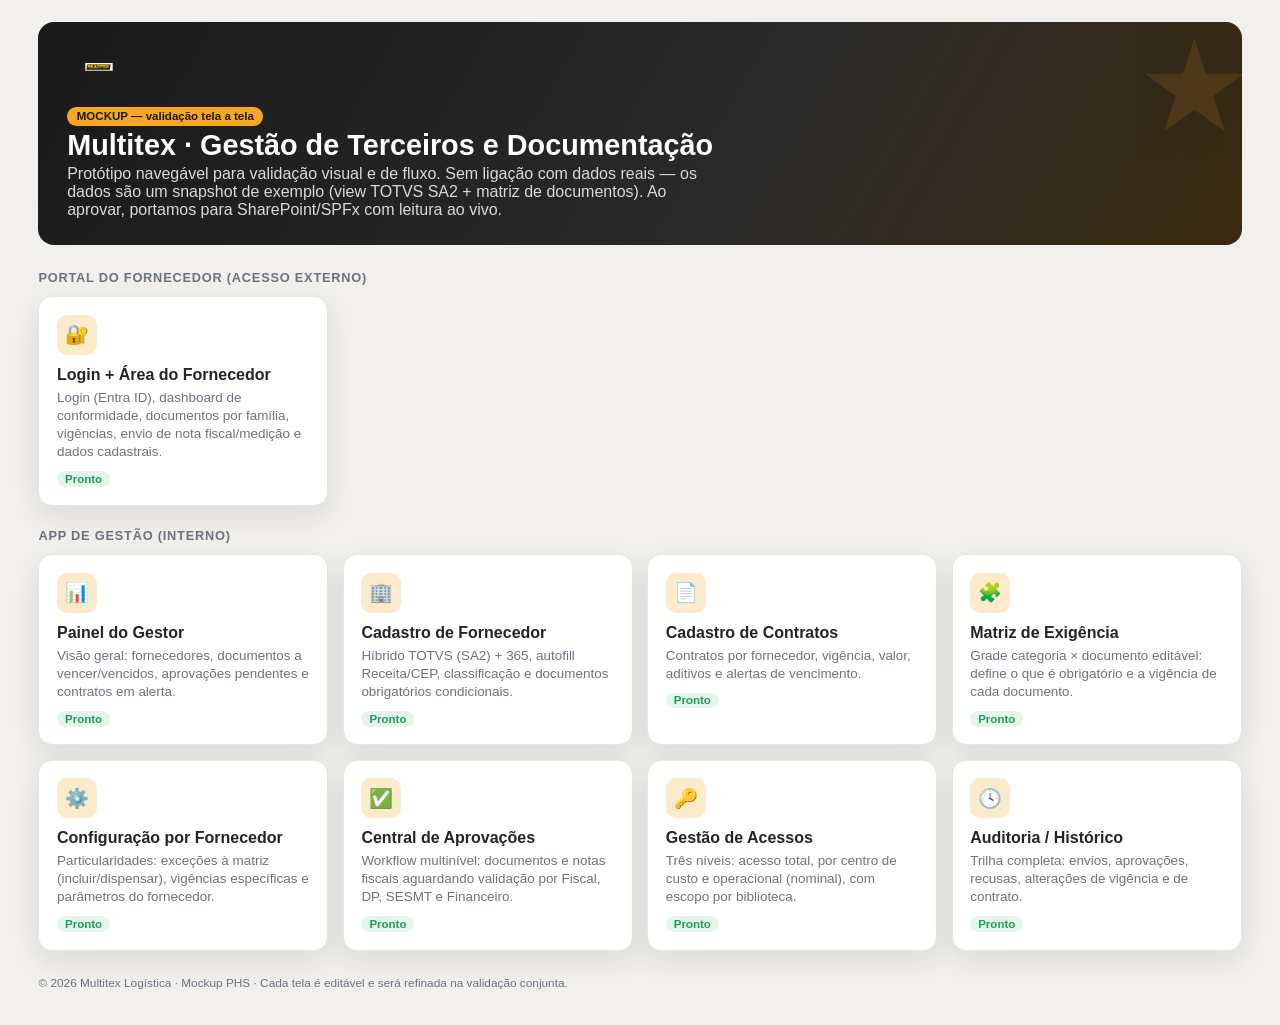
<file: index.html>
<!DOCTYPE html>
<html lang="pt-BR">
<head>
  <meta charset="UTF-8">
  <meta http-equiv="refresh" content="0; url=prototipo/hub.html">
  <title>Multitex — Portal do Fornecedor (Mockup)</title>
  <link rel="canonical" href="prototipo/hub.html">
</head>
<body style="font-family:system-ui,Arial,sans-serif;padding:2rem">
  <p>Redirecionando para o <a href="prototipo/hub.html">mockup do Portal do Fornecedor Multitex</a>…</p>
</body>
</html>
</file>
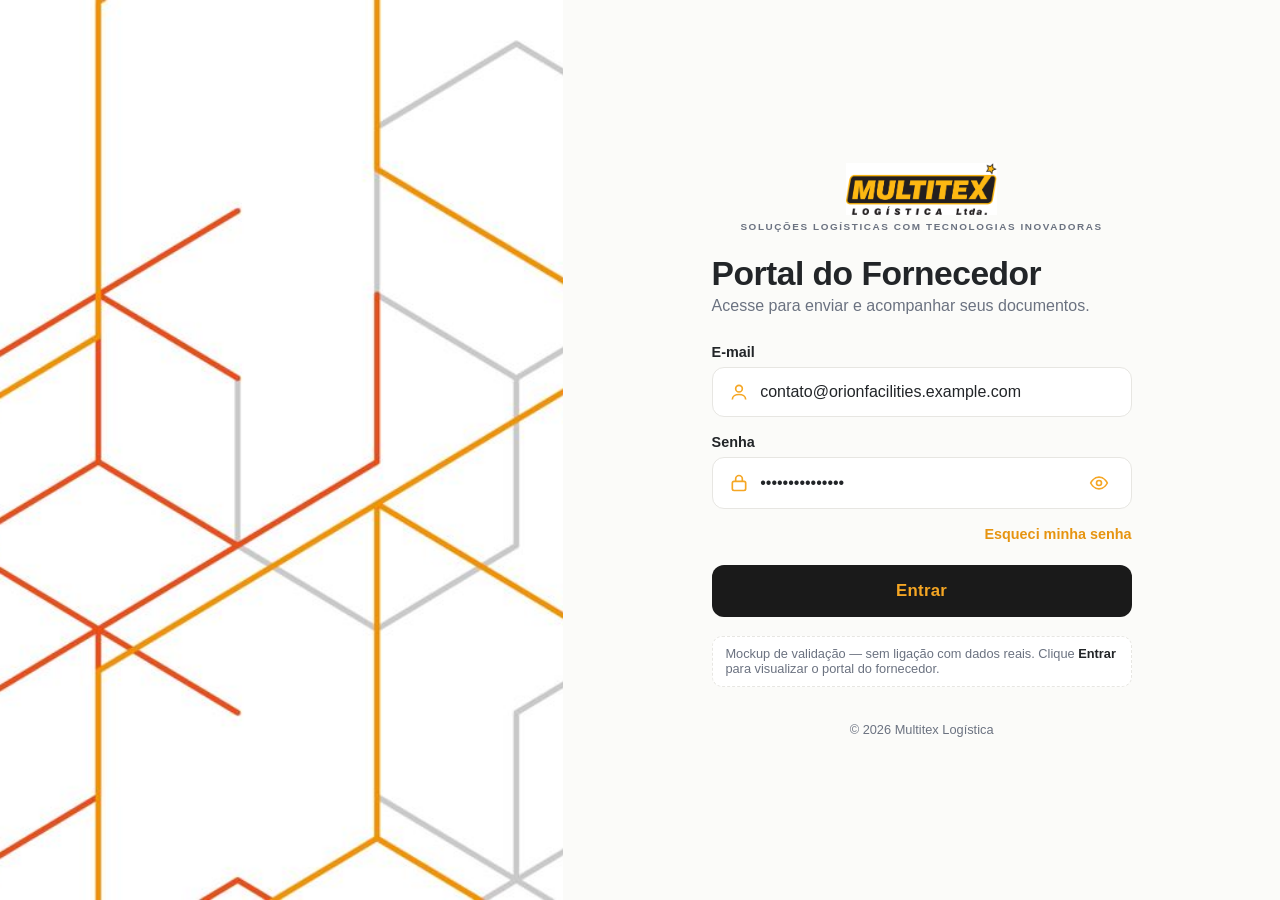
<file: prototipo/index.html>
<!DOCTYPE html>
<html lang="pt-BR">
<head>
  <meta charset="UTF-8">
  <meta name="viewport" content="width=device-width, initial-scale=1.0">
  <title>Multitex — Portal do Fornecedor (Mockup)</title>
  <link rel="stylesheet" href="estilos.css">
</head>
<body>
  <div id="app"></div>
  <script src="dados.js"></script>
  <script src="template.js"></script>
  <script src="app.js"></script>
</body>
</html>
</file>
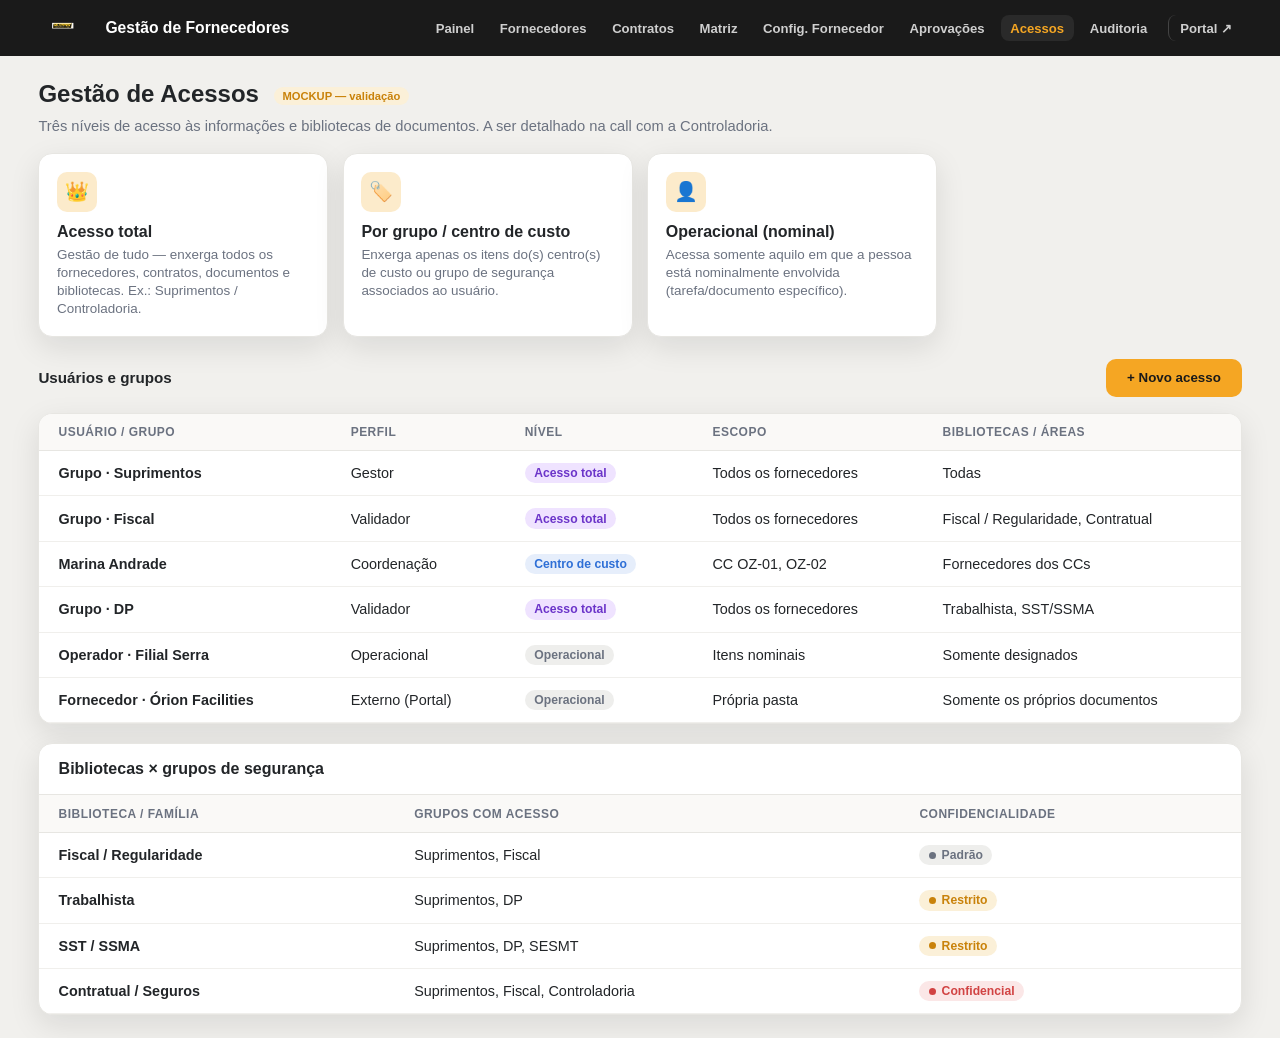
<file: prototipo/acessos.html>
<!DOCTYPE html>
<html lang="pt-BR">
<head>
  <meta charset="UTF-8">
  <meta name="viewport" content="width=device-width, initial-scale=1.0">
  <title>Multitex — Gestão de Acessos (Mockup)</title>
  <link rel="stylesheet" href="estilos.css">
  <link rel="stylesheet" href="cadastro.css">
  <link rel="stylesheet" href="gestao.css">
</head>
<body>
  <div id="chrome"></div>
  <div class="page">
    <h1>Gestão de Acessos <span class="tag">MOCKUP — validação</span></h1>
    <p class="subtitle">Três níveis de acesso às informações e bibliotecas de documentos. A ser detalhado na call com a Controladoria.</p>

    <div class="hub-grid" style="margin-bottom:1.4rem">
      <div class="hub-card" style="cursor:default"><div class="ic">👑</div><h3>Acesso total</h3>
        <p>Gestão de tudo — enxerga todos os fornecedores, contratos, documentos e bibliotecas. Ex.: Suprimentos / Controladoria.</p></div>
      <div class="hub-card" style="cursor:default"><div class="ic">🏷️</div><h3>Por grupo / centro de custo</h3>
        <p>Enxerga apenas os itens do(s) centro(s) de custo ou grupo de segurança associados ao usuário.</p></div>
      <div class="hub-card" style="cursor:default"><div class="ic">👤</div><h3>Operacional (nominal)</h3>
        <p>Acessa somente aquilo em que a pessoa está nominalmente envolvida (tarefa/documento específico).</p></div>
    </div>

    <div class="list-toolbar"><div class="filters"><b style="font-size:.95rem">Usuários e grupos</b></div>
      <button class="btn-primary" onclick="mtxToast('Mockup: aqui abre o cadastro de acesso (usuário/grupo, nível e escopo).')">+ Novo acesso</button></div>

    <div class="card"><div class="bd"><table class="tbl">
      <thead><tr><th>Usuário / Grupo</th><th>Perfil</th><th>Nível</th><th>Escopo</th><th>Bibliotecas / áreas</th></tr></thead>
      <tbody>
        <tr><td class="doc">Grupo · Suprimentos</td><td>Gestor</td><td><span class="scope total">Acesso total</span></td><td>Todos os fornecedores</td><td>Todas</td></tr>
        <tr><td class="doc">Grupo · Fiscal</td><td>Validador</td><td><span class="scope total">Acesso total</span></td><td>Todos os fornecedores</td><td>Fiscal / Regularidade, Contratual</td></tr>
        <tr><td class="doc">Marina Andrade</td><td>Coordenação</td><td><span class="scope cc">Centro de custo</span></td><td>CC OZ-01, OZ-02</td><td>Fornecedores dos CCs</td></tr>
        <tr><td class="doc">Grupo · DP</td><td>Validador</td><td><span class="scope total">Acesso total</span></td><td>Todos os fornecedores</td><td>Trabalhista, SST/SSMA</td></tr>
        <tr><td class="doc">Operador · Filial Serra</td><td>Operacional</td><td><span class="scope op">Operacional</span></td><td>Itens nominais</td><td>Somente designados</td></tr>
        <tr><td class="doc">Fornecedor · Órion Facilities</td><td>Externo (Portal)</td><td><span class="scope op">Operacional</span></td><td>Própria pasta</td><td>Somente os próprios documentos</td></tr>
      </tbody>
    </table></div></div>

    <div class="card" style="margin-top:1.2rem"><div class="hd"><h3>Bibliotecas × grupos de segurança</h3></div>
      <div class="bd"><table class="tbl">
        <thead><tr><th>Biblioteca / família</th><th>Grupos com acesso</th><th>Confidencialidade</th></tr></thead>
        <tbody>
          <tr><td class="doc">Fiscal / Regularidade</td><td>Suprimentos, Fiscal</td><td><span class="badge b-neutral">Padrão</span></td></tr>
          <tr><td class="doc">Trabalhista</td><td>Suprimentos, DP</td><td><span class="badge b-warn">Restrito</span></td></tr>
          <tr><td class="doc">SST / SSMA</td><td>Suprimentos, DP, SESMT</td><td><span class="badge b-warn">Restrito</span></td></tr>
          <tr><td class="doc">Contratual / Seguros</td><td>Suprimentos, Fiscal, Controladoria</td><td><span class="badge b-danger">Confidencial</span></td></tr>
        </tbody>
      </table></div></div>
  </div>
  <div class="toast" id="toast"></div>
  <script src="chrome.js"></script>
  <script>let _t;function mtxToast(m){const t=document.getElementById('toast');t.innerHTML=m;t.classList.add('show');clearTimeout(_t);_t=setTimeout(()=>t.classList.remove('show'),3200);}</script>
</body>
</html>
</file>
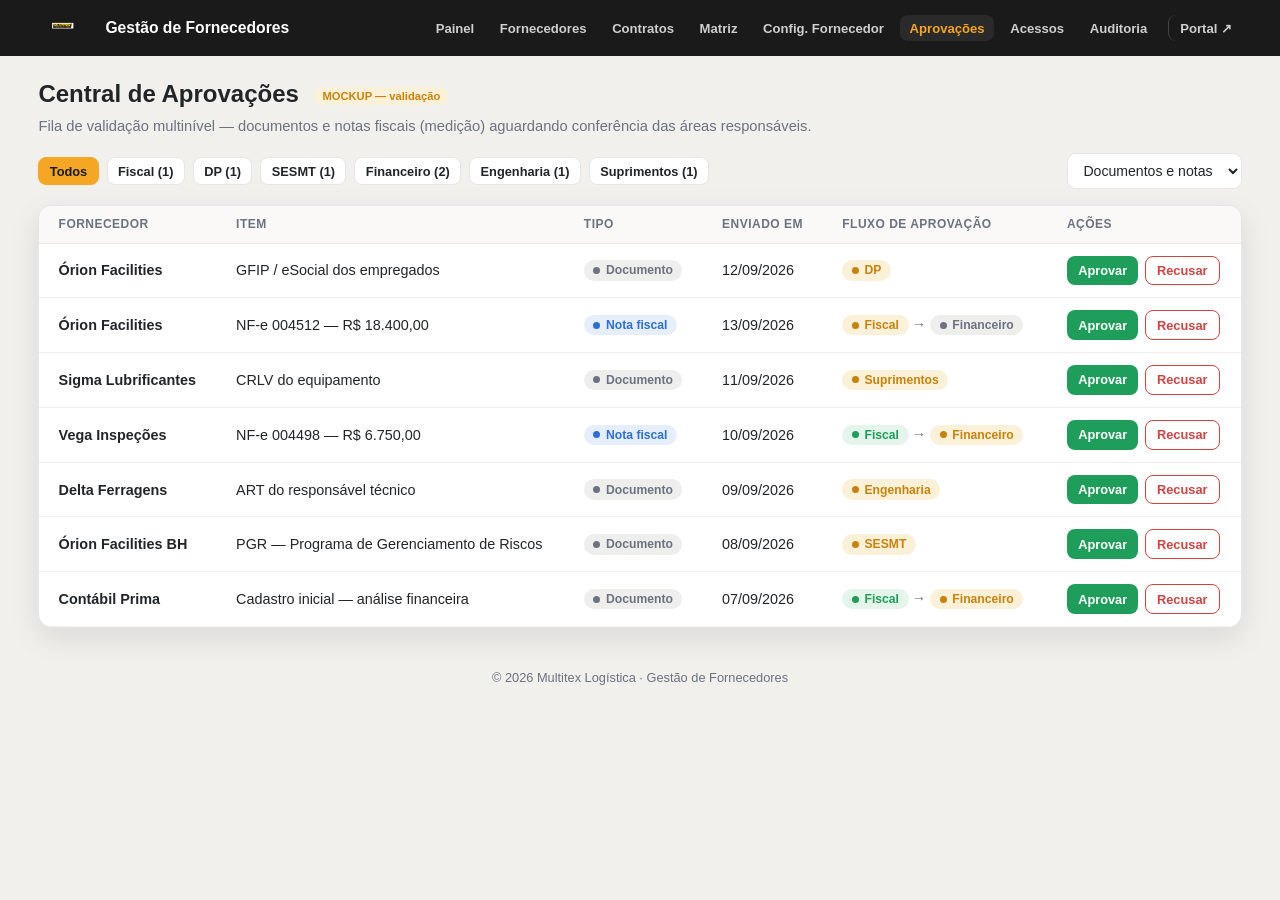
<file: prototipo/aprovacoes.html>
<!DOCTYPE html>
<html lang="pt-BR">
<head>
  <meta charset="UTF-8">
  <meta name="viewport" content="width=device-width, initial-scale=1.0">
  <title>Multitex — Central de Aprovações (Mockup)</title>
  <link rel="stylesheet" href="estilos.css">
  <link rel="stylesheet" href="cadastro.css">
  <link rel="stylesheet" href="gestao.css">
</head>
<body>
  <div id="chrome"></div>
  <div class="page">
    <h1>Central de Aprovações <span class="tag">MOCKUP — validação</span></h1>
    <p class="subtitle">Fila de validação multinível — documentos e notas fiscais (medição) aguardando conferência das áreas responsáveis.</p>

    <div class="list-toolbar">
      <div class="filters" id="areaTabs"></div>
      <div class="filters"><select id="ftipo"><option value="">Documentos e notas</option><option>Documento</option><option>Nota fiscal</option></select></div>
    </div>

    <div class="card"><div class="bd"><table class="tbl" id="tb"></table></div></div>
  </div>
  <div class="foot">© 2026 Multitex Logística · Gestão de Fornecedores</div>
  <div class="toast" id="toast"></div>

  <script src="chrome.js"></script>
  <script src="aprovacoes.js"></script>
</body>
</html>
</file>
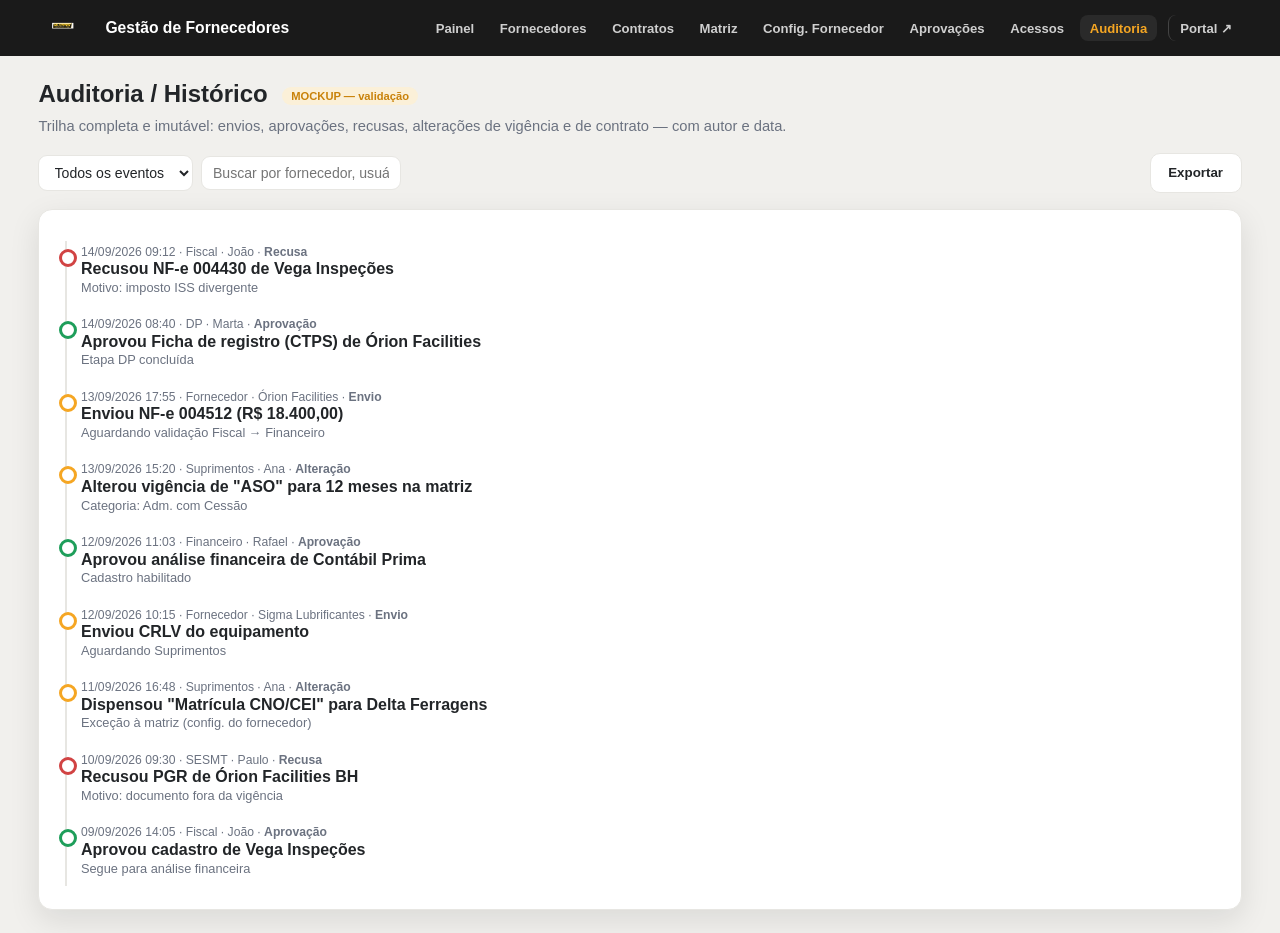
<file: prototipo/auditoria.html>
<!DOCTYPE html>
<html lang="pt-BR">
<head>
  <meta charset="UTF-8">
  <meta name="viewport" content="width=device-width, initial-scale=1.0">
  <title>Multitex — Auditoria (Mockup)</title>
  <link rel="stylesheet" href="estilos.css">
  <link rel="stylesheet" href="cadastro.css">
  <link rel="stylesheet" href="gestao.css">
</head>
<body>
  <div id="chrome"></div>
  <div class="page">
    <h1>Auditoria / Histórico <span class="tag">MOCKUP — validação</span></h1>
    <p class="subtitle">Trilha completa e imutável: envios, aprovações, recusas, alterações de vigência e de contrato — com autor e data.</p>

    <div class="list-toolbar">
      <div class="filters">
        <select id="ftipo"><option value="">Todos os eventos</option><option>Aprovação</option><option>Recusa</option><option>Envio</option><option>Alteração</option></select>
        <input id="q" placeholder="Buscar por fornecedor, usuário…">
      </div>
      <button class="btn-ghost" onclick="mtxToast('Mockup: exportação da trilha de auditoria (CSV/PDF).')">Exportar</button>
    </div>

    <div class="card"><div class="bd" style="padding:1.2rem"><div class="timeline" id="tl"></div></div></div>
  </div>
  <div class="toast" id="toast"></div>
  <script src="chrome.js"></script>
  <script>
  const EVENTOS = [
    {q:'14/09/2026 09:12', tipo:'Recusa', cls:'no', quem:'Fiscal · João', txt:'<b>Recusou</b> NF-e 004430 de <b>Vega Inspeções</b>', meta:'Motivo: imposto ISS divergente'},
    {q:'14/09/2026 08:40', tipo:'Aprovação', cls:'ok', quem:'DP · Marta', txt:'<b>Aprovou</b> Ficha de registro (CTPS) de <b>Órion Facilities</b>', meta:'Etapa DP concluída'},
    {q:'13/09/2026 17:55', tipo:'Envio', cls:'', quem:'Fornecedor · Órion Facilities', txt:'<b>Enviou</b> NF-e 004512 (R$ 18.400,00)', meta:'Aguardando validação Fiscal → Financeiro'},
    {q:'13/09/2026 15:20', tipo:'Alteração', cls:'', quem:'Suprimentos · Ana', txt:'<b>Alterou vigência</b> de "ASO" para 12 meses na matriz', meta:'Categoria: Adm. com Cessão'},
    {q:'12/09/2026 11:03', tipo:'Aprovação', cls:'ok', quem:'Financeiro · Rafael', txt:'<b>Aprovou</b> análise financeira de <b>Contábil Prima</b>', meta:'Cadastro habilitado'},
    {q:'12/09/2026 10:15', tipo:'Envio', cls:'', quem:'Fornecedor · Sigma Lubrificantes', txt:'<b>Enviou</b> CRLV do equipamento', meta:'Aguardando Suprimentos'},
    {q:'11/09/2026 16:48', tipo:'Alteração', cls:'', quem:'Suprimentos · Ana', txt:'<b>Dispensou</b> "Matrícula CNO/CEI" para <b>Delta Ferragens</b>', meta:'Exceção à matriz (config. do fornecedor)'},
    {q:'10/09/2026 09:30', tipo:'Recusa', cls:'no', quem:'SESMT · Paulo', txt:'<b>Recusou</b> PGR de <b>Órion Facilities BH</b>', meta:'Motivo: documento fora da vigência'},
    {q:'09/09/2026 14:05', tipo:'Aprovação', cls:'ok', quem:'Fiscal · João', txt:'<b>Aprovou</b> cadastro de <b>Vega Inspeções</b>', meta:'Segue para análise financeira'}
  ];
  function render(){
    const ft=document.getElementById('ftipo').value, qq=document.getElementById('q').value.toLowerCase();
    const rows = EVENTOS.filter(e => (!ft||e.tipo===ft) && (!qq || (e.quem+' '+e.txt+' '+e.meta).toLowerCase().indexOf(qq)>=0));
    document.getElementById('tl').innerHTML = rows.length ? rows.map(e =>
      '<div class="tl-item '+e.cls+'"><div class="tl-when">'+e.q+' · '+e.quem+' · <b>'+e.tipo+'</b></div><div class="tl-what">'+e.txt+'</div><div class="tl-meta">'+e.meta+'</div></div>'
    ).join('') : '<p style="color:var(--mtx-muted)">Nenhum evento para o filtro.</p>';
  }
  document.getElementById('ftipo').addEventListener('change',render);
  document.getElementById('q').addEventListener('input',render);
  let _t;function mtxToast(m){const t=document.getElementById('toast');t.innerHTML=m;t.classList.add('show');clearTimeout(_t);_t=setTimeout(()=>t.classList.remove('show'),3000);}
  render();
  </script>
</body>
</html>
</file>
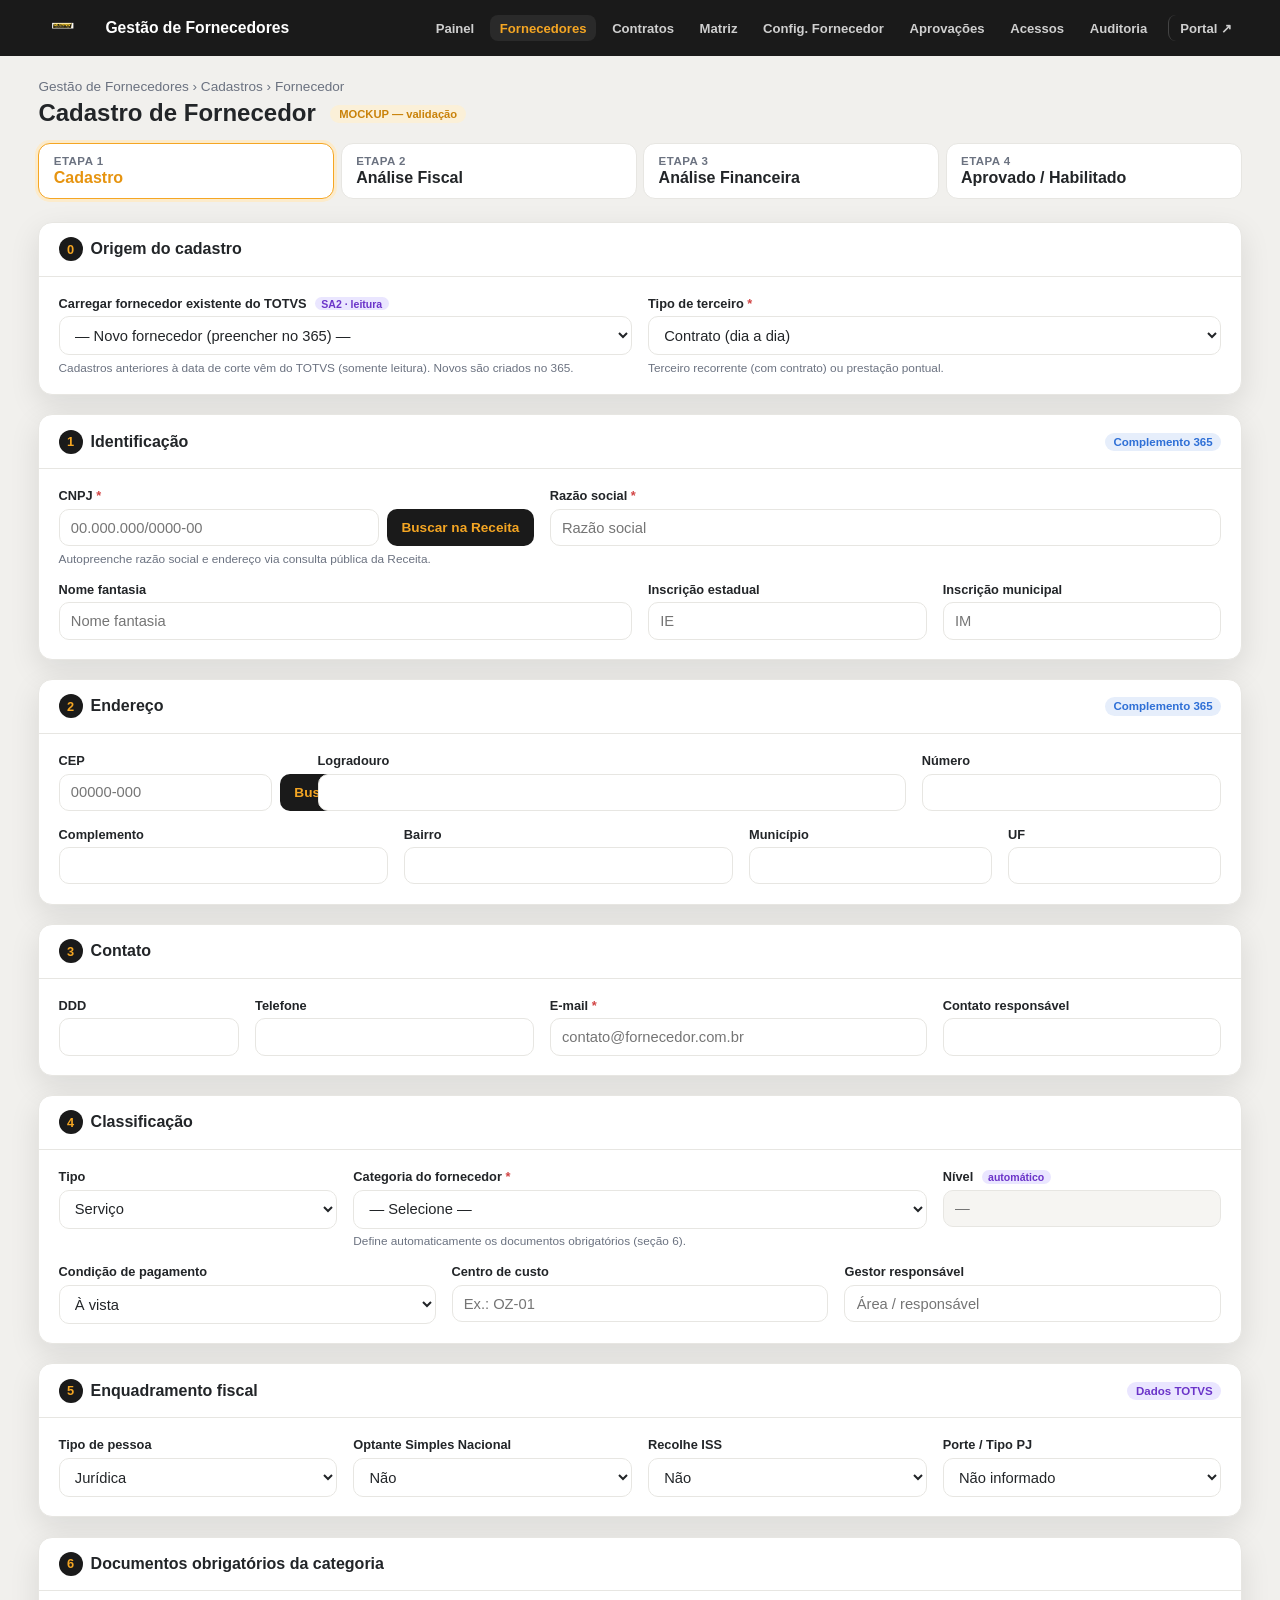
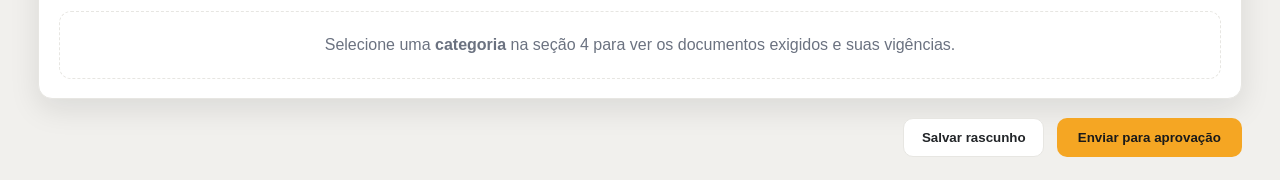
<file: prototipo/cadastro.html>
<!DOCTYPE html>
<html lang="pt-BR">
<head>
  <meta charset="UTF-8">
  <meta name="viewport" content="width=device-width, initial-scale=1.0">
  <title>Multitex — Cadastro de Fornecedor (Mockup)</title>
  <link rel="stylesheet" href="estilos.css">
  <link rel="stylesheet" href="cadastro.css">
  <link rel="stylesheet" href="gestao.css">
</head>
<body>
  <div id="chrome"></div>

  <div class="page">
    <div class="crumb">Gestão de Fornecedores › Cadastros › Fornecedor</div>
    <h1>Cadastro de Fornecedor <span class="tag">MOCKUP — validação</span></h1>

    <div class="stepper" id="stepper"></div>

    <!-- Origem / tipo -->
    <div class="form-card">
      <div class="hd"><h3><span class="num">0</span> Origem do cadastro</h3></div>
      <div class="grid">
        <div class="fld c6">
          <label>Carregar fornecedor existente do TOTVS <span class="ro">SA2 · leitura</span></label>
          <select id="totvsSel"><option value="">— Novo fornecedor (preencher no 365) —</option></select>
          <span class="hint">Cadastros anteriores à data de corte vêm do TOTVS (somente leitura). Novos são criados no 365.</span>
        </div>
        <div class="fld c6">
          <label>Tipo de terceiro <span class="req">*</span></label>
          <select id="tipoTerceiro">
            <option>Contrato (dia a dia)</option>
            <option>Spot / pontual</option>
          </select>
          <span class="hint">Terceiro recorrente (com contrato) ou prestação pontual.</span>
        </div>
      </div>
    </div>

    <!-- Identificação -->
    <div class="form-card">
      <div class="hd"><h3><span class="num">1</span> Identificação</h3><span class="origem o365" id="org1">Complemento 365</span></div>
      <div class="grid">
        <div class="fld c5">
          <label>CNPJ <span class="req">*</span></label>
          <div class="inline-btn"><input id="cnpj" placeholder="00.000.000/0000-00">
            <button class="btn-busca" id="btnCnpj">Buscar na Receita</button></div>
          <span class="hint">Autopreenche razão social e endereço via consulta pública da Receita.</span>
        </div>
        <div class="fld c7"><label>Razão social <span class="req">*</span></label><input id="razao" placeholder="Razão social"></div>
        <div class="fld c6"><label>Nome fantasia</label><input id="fantasia" placeholder="Nome fantasia"></div>
        <div class="fld c3"><label>Inscrição estadual</label><input id="ie" placeholder="IE"></div>
        <div class="fld c3"><label>Inscrição municipal</label><input id="im" placeholder="IM"></div>
      </div>
    </div>

    <!-- Endereço -->
    <div class="form-card">
      <div class="hd"><h3><span class="num">2</span> Endereço</h3><span class="origem o365">Complemento 365</span></div>
      <div class="grid">
        <div class="fld c3"><label>CEP</label><div class="inline-btn"><input id="cep" placeholder="00000-000">
          <button class="btn-busca" id="btnCep">Buscar</button></div></div>
        <div class="fld c7"><label>Logradouro</label><input id="logradouro"></div>
        <div class="fld c2"><label>Número</label><input id="numero"></div>
        <div class="fld c4"><label>Complemento</label><input id="compl"></div>
        <div class="fld c4"><label>Bairro</label><input id="bairro"></div>
        <div class="fld c3"><label>Município</label><input id="municipio"></div>
        <div class="fld c1" style="grid-column:span 1"><label>UF</label><input id="estado" maxlength="2"></div>
      </div>
    </div>

    <!-- Contato -->
    <div class="form-card">
      <div class="hd"><h3><span class="num">3</span> Contato</h3></div>
      <div class="grid">
        <div class="fld c2"><label>DDD</label><input id="ddd" maxlength="3"></div>
        <div class="fld c3"><label>Telefone</label><input id="tel"></div>
        <div class="fld c4"><label>E-mail <span class="req">*</span></label><input id="email" placeholder="contato@fornecedor.com.br"></div>
        <div class="fld c3"><label>Contato responsável</label><input id="contato"></div>
      </div>
    </div>

    <!-- Classificação -->
    <div class="form-card">
      <div class="hd"><h3><span class="num">4</span> Classificação</h3></div>
      <div class="grid">
        <div class="fld c3"><label>Tipo</label><select id="tipoPS"><option>Serviço</option><option>Produto</option><option>Serviço + Produto</option></select></div>
        <div class="fld c6"><label>Categoria do fornecedor <span class="req">*</span></label><select id="categoria"><option value="">— Selecione —</option></select>
          <span class="hint">Define automaticamente os documentos obrigatórios (seção 6).</span></div>
        <div class="fld c3"><label>Nível <span class="ro">automático</span></label><input id="nivel" readonly placeholder="—"></div>
        <div class="fld c4"><label>Condição de pagamento</label><select id="condPag"><option>À vista</option><option>28 dias</option><option>28/35/42 dias</option><option>Conforme contrato</option></select></div>
        <div class="fld c4"><label>Centro de custo</label><input id="cc" placeholder="Ex.: OZ-01"></div>
        <div class="fld c4"><label>Gestor responsável</label><input id="gestor" placeholder="Área / responsável"></div>
      </div>
    </div>

    <!-- Fiscal -->
    <div class="form-card">
      <div class="hd"><h3><span class="num">5</span> Enquadramento fiscal</h3><span class="origem totvs" id="org5">Dados TOTVS</span></div>
      <div class="grid">
        <div class="fld c3"><label>Tipo de pessoa</label><select id="tipoPessoa"><option>Jurídica</option><option>Física</option></select></div>
        <div class="fld c3"><label>Optante Simples Nacional</label><select id="simples"><option>Não</option><option>Sim</option></select></div>
        <div class="fld c3"><label>Recolhe ISS</label><select id="iss"><option>Não</option><option>Sim</option></select></div>
        <div class="fld c3"><label>Porte / Tipo PJ</label><select id="porte"><option>Não informado</option><option>Micro empresa</option><option>Empresa de pequeno porte</option><option>Não optante</option></select></div>
      </div>
    </div>

    <!-- Documentos exigidos (condicional) -->
    <div class="form-card">
      <div class="hd"><h3><span class="num">6</span> Documentos obrigatórios da categoria</h3></div>
      <div class="reqbox" id="reqbox"><div class="empty">Selecione uma <b>categoria</b> na seção 4 para ver os documentos exigidos e suas vigências.</div></div>
    </div>

    <div class="actions">
      <button class="btn-ghost" id="btnRascunho">Salvar rascunho</button>
      <button class="btn-primary" id="btnEnviar">Enviar para aprovação</button>
    </div>
  </div>

  <div class="toast" id="toast"></div>

  <script src="dados.js"></script>
  <script src="chrome.js"></script>
  <script src="cadastro.js"></script>
</body>
</html>
</file>
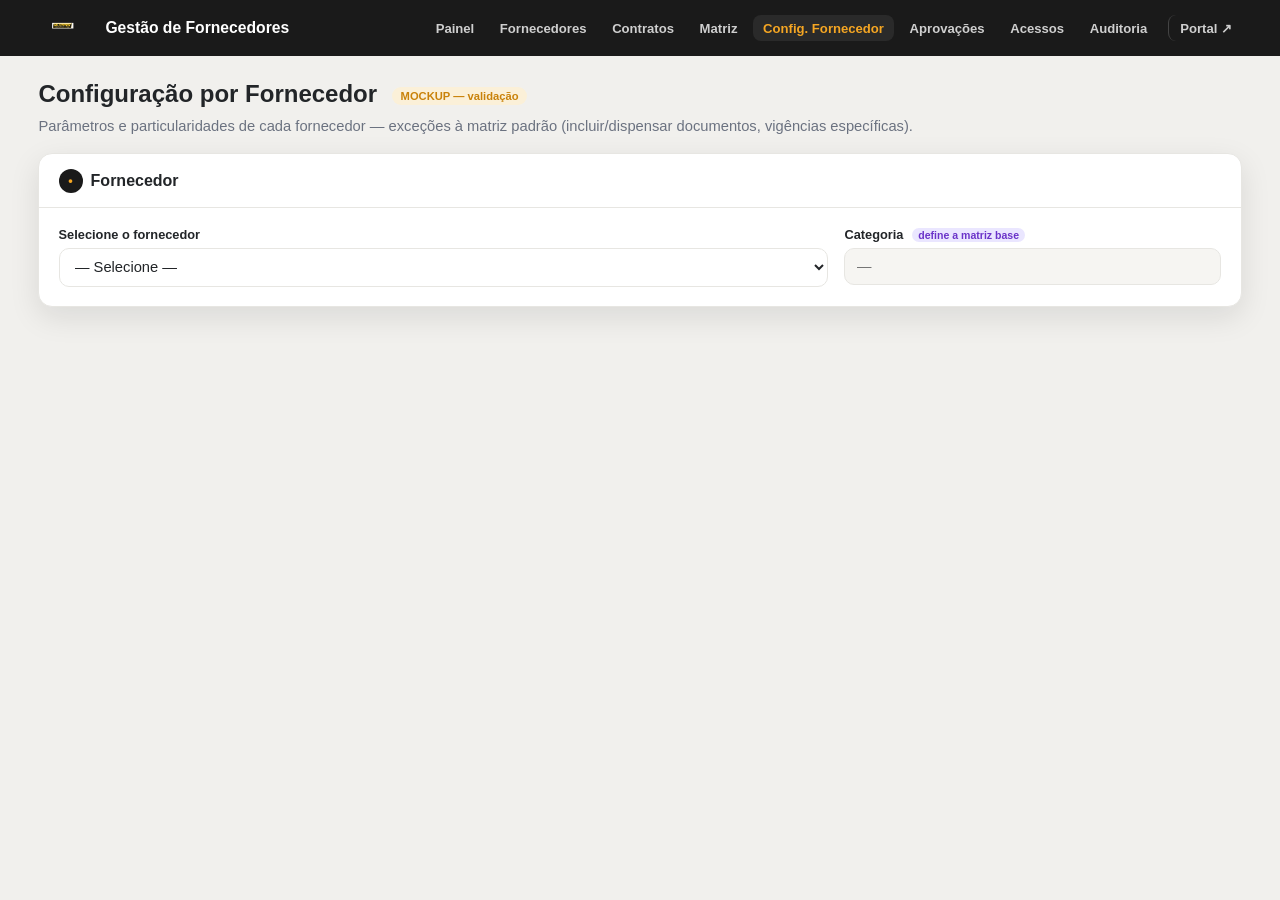
<file: prototipo/config-fornecedor.html>
<!DOCTYPE html>
<html lang="pt-BR">
<head>
  <meta charset="UTF-8">
  <meta name="viewport" content="width=device-width, initial-scale=1.0">
  <title>Multitex — Configuração por Fornecedor (Mockup)</title>
  <link rel="stylesheet" href="estilos.css">
  <link rel="stylesheet" href="cadastro.css">
  <link rel="stylesheet" href="gestao.css">
</head>
<body>
  <div id="chrome"></div>
  <div class="page">
    <h1>Configuração por Fornecedor <span class="tag">MOCKUP — validação</span></h1>
    <p class="subtitle">Parâmetros e particularidades de cada fornecedor — exceções à matriz padrão (incluir/dispensar documentos, vigências específicas).</p>

    <div class="form-card"><div class="hd"><h3><span class="num">•</span> Fornecedor</h3></div>
      <div class="grid"><div class="fld c8">
        <label>Selecione o fornecedor</label>
        <select id="fornSel"><option value="">— Selecione —</option></select>
      </div>
      <div class="fld c4"><label>Categoria <span class="ro">define a matriz base</span></label><input id="catInfo" readonly placeholder="—"></div>
      </div>
    </div>

    <div id="painel" class="hidden">
      <div class="form-card"><div class="hd"><h3><span class="num">1</span> Parâmetros</h3></div>
        <div class="grid">
          <div class="fld c4"><label>Centro de custo</label><input id="p_cc" placeholder="Ex.: OZ-01"></div>
          <div class="fld c4"><label>Gestor responsável</label><input id="p_gestor" placeholder="Área / responsável"></div>
          <div class="fld c4"><label>Tipo de terceiro</label><select id="p_tipo"><option>Contrato (dia a dia)</option><option>Spot / pontual</option></select></div>
          <div class="fld c4"><label>Condição de pagamento</label><select id="p_cond"><option>À vista</option><option>28 dias</option><option>28/35/42 dias</option><option>Conforme contrato</option></select></div>
          <div class="fld c4"><label>Antecedência de alerta (dias)</label><input id="p_alerta" value="30"></div>
          <div class="fld c4"><label>Situação</label><select id="p_sit"><option>Habilitado</option><option>Em análise</option><option>Bloqueado</option></select></div>
        </div>
      </div>

      <div class="form-card"><div class="hd"><h3><span class="num">2</span> Documentos aplicáveis (matriz + exceções)</h3>
        <button class="btn-ghost" id="btnIncluir" style="padding:.4rem .8rem;font-size:.85rem">+ Incluir documento extra</button></div>
        <div class="reqbox" id="docs"></div>
      </div>

      <div class="actions"><button class="btn-ghost" id="btnReset">Restaurar padrão da matriz</button>
        <button class="btn-primary" id="btnSalvar">Salvar configuração</button></div>
    </div>
  </div>
  <div class="toast" id="toast"></div>

  <script src="dados.js"></script>
  <script src="chrome.js"></script>
  <script src="config.js"></script>
</body>
</html>
</file>
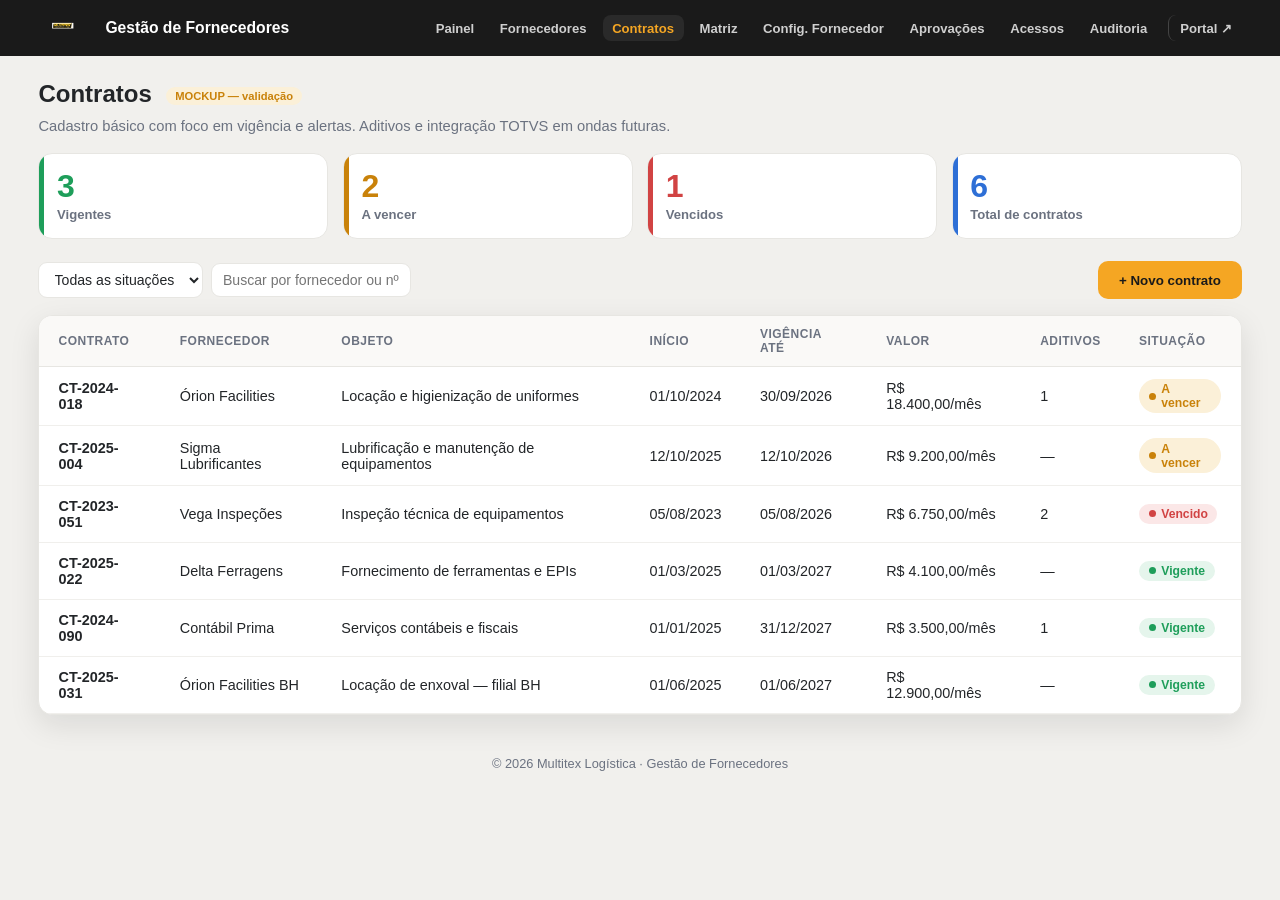
<file: prototipo/contratos.html>
<!DOCTYPE html>
<html lang="pt-BR">
<head>
  <meta charset="UTF-8">
  <meta name="viewport" content="width=device-width, initial-scale=1.0">
  <title>Multitex — Contratos (Mockup)</title>
  <link rel="stylesheet" href="estilos.css">
  <link rel="stylesheet" href="cadastro.css">
  <link rel="stylesheet" href="gestao.css">
</head>
<body>
  <div id="chrome"></div>
  <div class="page">
    <h1>Contratos <span class="tag">MOCKUP — validação</span></h1>
    <p class="subtitle">Cadastro básico com foco em vigência e alertas. Aditivos e integração TOTVS em ondas futuras.</p>

    <div class="kpis" id="kpis"></div>

    <div class="list-toolbar">
      <div class="filters">
        <select id="fstatus"><option value="">Todas as situações</option><option>Vigente</option><option>A vencer</option><option>Vencido</option></select>
        <input id="q" placeholder="Buscar por fornecedor ou nº…">
      </div>
      <button class="btn-primary" id="btnNovo">+ Novo contrato</button>
    </div>

    <div class="card"><div class="bd"><table class="tbl" id="tb"></table></div></div>
  </div>
  <div class="foot">© 2026 Multitex Logística · Gestão de Fornecedores</div>
  <div class="toast" id="toast"></div>

  <script src="chrome.js"></script>
  <script src="contratos.js"></script>
</body>
</html>
</file>
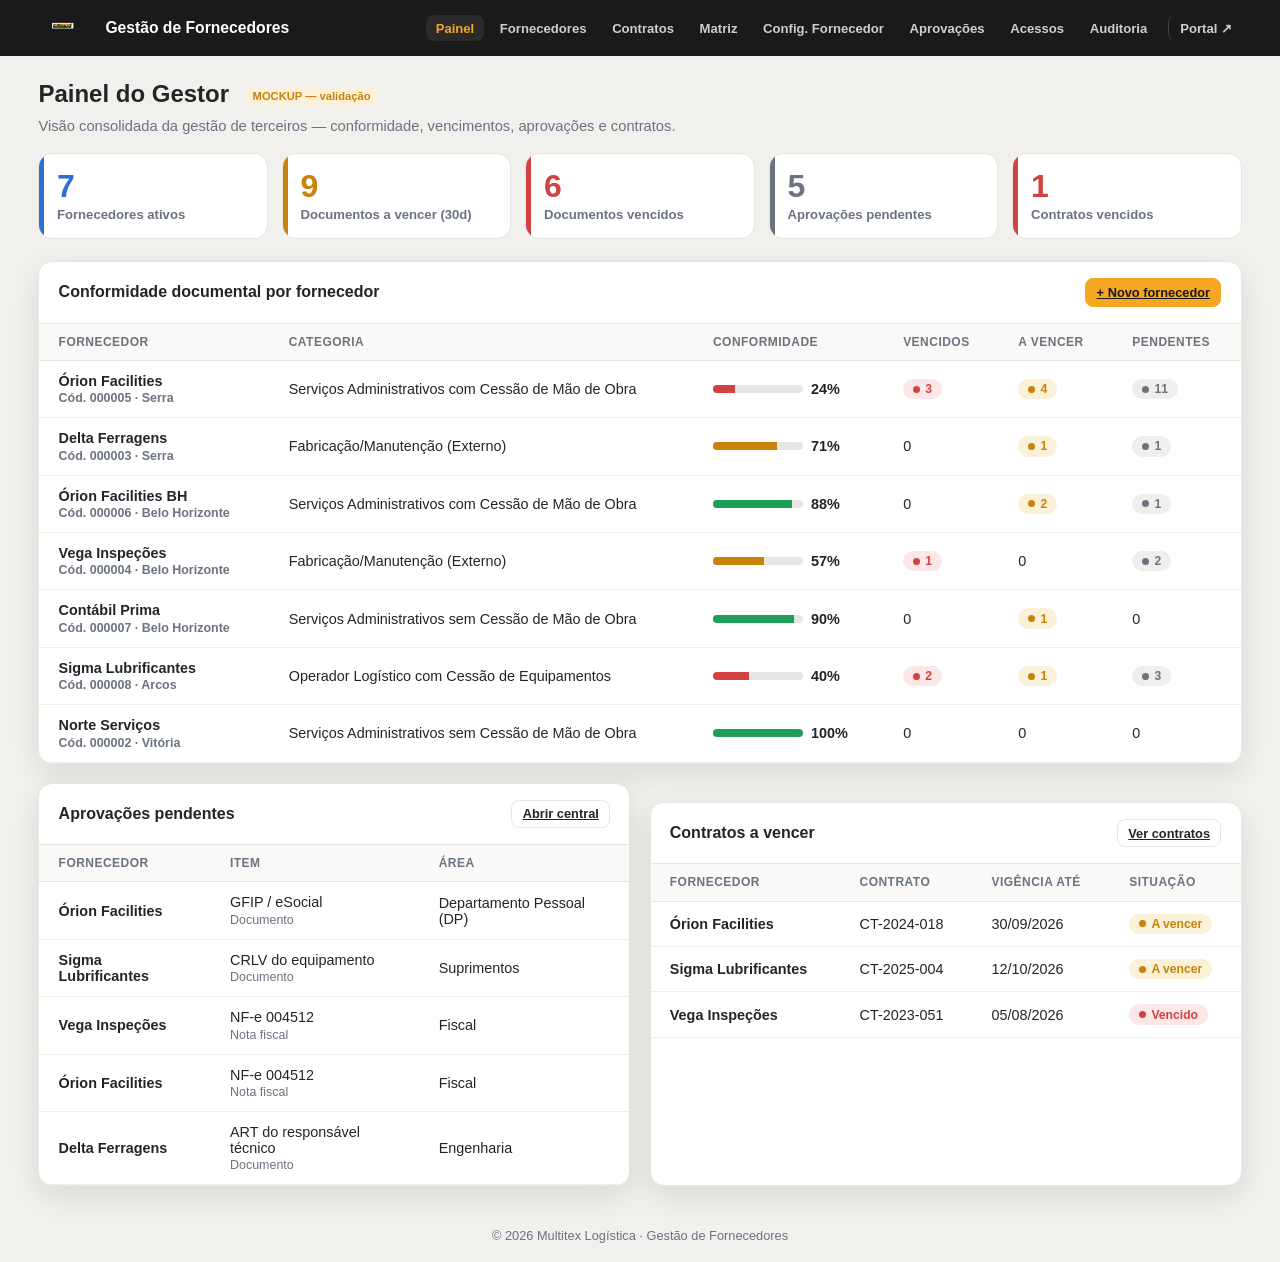
<file: prototipo/dashboard.html>
<!DOCTYPE html>
<html lang="pt-BR">
<head>
  <meta charset="UTF-8">
  <meta name="viewport" content="width=device-width, initial-scale=1.0">
  <title>Multitex — Painel do Gestor (Mockup)</title>
  <link rel="stylesheet" href="estilos.css">
  <link rel="stylesheet" href="cadastro.css">
  <link rel="stylesheet" href="gestao.css">
</head>
<body>
  <div id="chrome"></div>
  <div class="page">
    <h1>Painel do Gestor <span class="tag">MOCKUP — validação</span></h1>
    <p class="subtitle">Visão consolidada da gestão de terceiros — conformidade, vencimentos, aprovações e contratos.</p>

    <div class="kpis" id="kpis"></div>

    <div class="card"><div class="hd"><h3>Conformidade documental por fornecedor</h3>
      <a class="btn-sm primary" href="cadastro.html">+ Novo fornecedor</a></div>
      <div class="bd"><table class="tbl" id="tbConf"></table></div>
    </div>

    <div class="two-col" style="margin-top:1.2rem">
      <div class="card"><div class="hd"><h3>Aprovações pendentes</h3><a class="btn-sm" href="aprovacoes.html">Abrir central</a></div>
        <div class="bd"><table class="tbl" id="tbAprov"></table></div></div>
      <div class="card"><div class="hd"><h3>Contratos a vencer</h3><a class="btn-sm" href="contratos.html">Ver contratos</a></div>
        <div class="bd"><table class="tbl" id="tbContr"></table></div></div>
    </div>
  </div>
  <div class="foot">© 2026 Multitex Logística · Gestão de Fornecedores</div>

  <script src="dados.js"></script>
  <script src="chrome.js"></script>
  <script src="dashboard.js"></script>
</body>
</html>
</file>
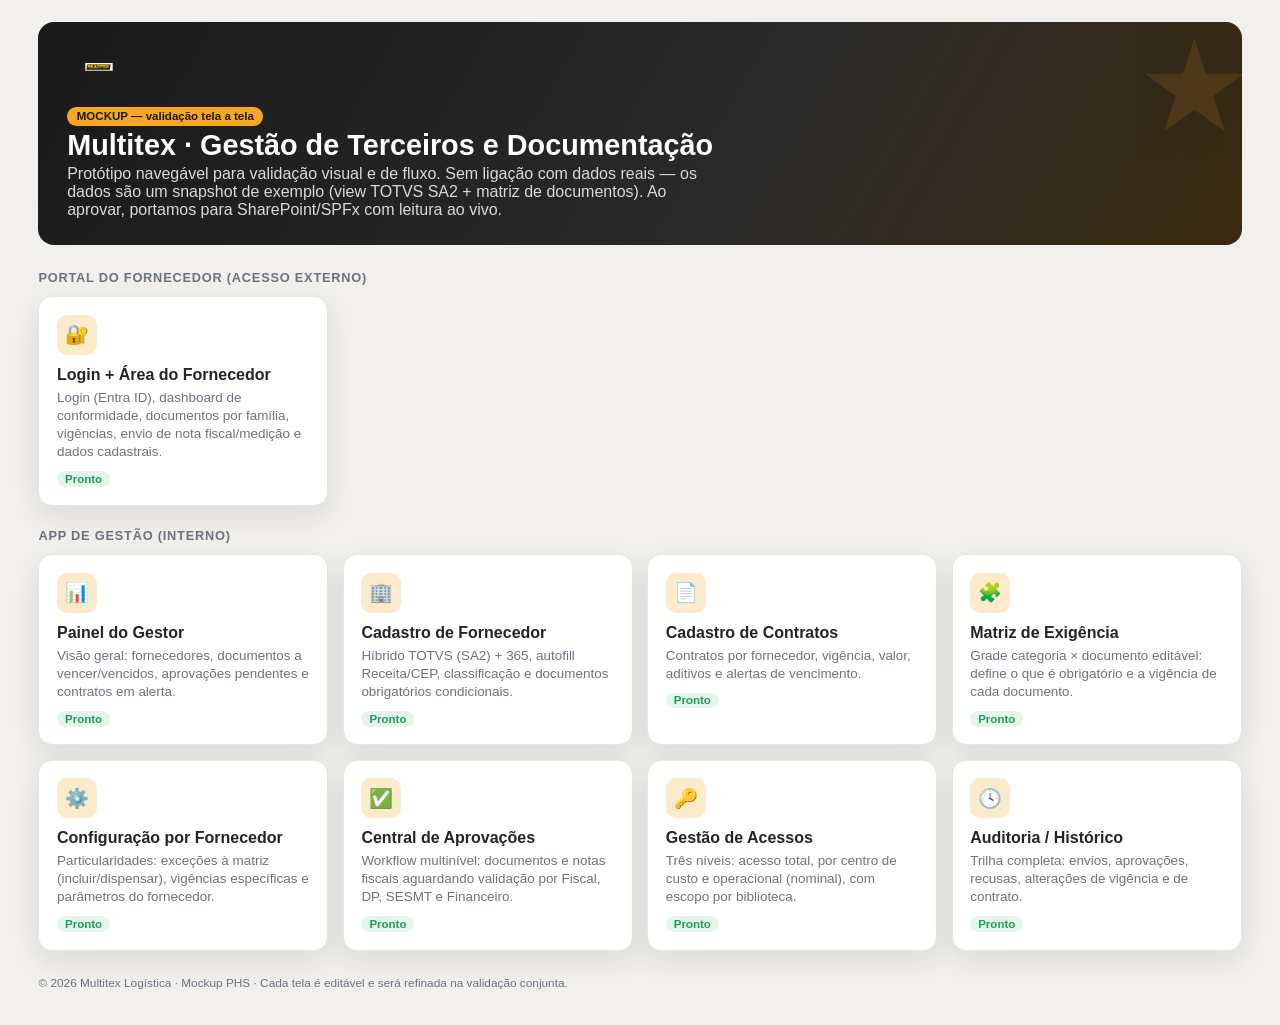
<file: prototipo/hub.html>
<!DOCTYPE html>
<html lang="pt-BR">
<head>
  <meta charset="UTF-8">
  <meta name="viewport" content="width=device-width, initial-scale=1.0">
  <title>Multitex — Mockup da Solução</title>
  <link rel="stylesheet" href="estilos.css">
  <link rel="stylesheet" href="cadastro.css">
  <link rel="stylesheet" href="gestao.css">
</head>
<body>
  <div class="page">
    <div class="hub-hero">
      <span class="star">★</span>
      <img src="img/multitex-dark.png" alt="Multitex Logística" style="height:44px;display:block;margin-bottom:.9rem;position:relative">
      <span class="tag">MOCKUP — validação tela a tela</span>
      <h1>Multitex · Gestão de Terceiros e Documentação</h1>
      <p>Protótipo navegável para validação visual e de fluxo. Sem ligação com dados reais — os dados são um snapshot de exemplo (view TOTVS SA2 + matriz de documentos). Ao aprovar, portamos para SharePoint/SPFx com leitura ao vivo.</p>
    </div>

    <div class="hub-sec">Portal do Fornecedor (acesso externo)</div>
    <div class="hub-grid">
      <a class="hub-card" href="index.html" target="_blank">
        <div class="ic">🔐</div><h3>Login + Área do Fornecedor</h3>
        <p>Login (Entra ID), dashboard de conformidade, documentos por família, vigências, envio de nota fiscal/medição e dados cadastrais.</p>
        <span class="st">Pronto</span>
      </a>
    </div>

    <div class="hub-sec">App de Gestão (interno)</div>
    <div class="hub-grid">
      <a class="hub-card" href="dashboard.html"><div class="ic">📊</div><h3>Painel do Gestor</h3>
        <p>Visão geral: fornecedores, documentos a vencer/vencidos, aprovações pendentes e contratos em alerta.</p><span class="st">Pronto</span></a>
      <a class="hub-card" href="cadastro.html"><div class="ic">🏢</div><h3>Cadastro de Fornecedor</h3>
        <p>Híbrido TOTVS (SA2) + 365, autofill Receita/CEP, classificação e documentos obrigatórios condicionais.</p><span class="st">Pronto</span></a>
      <a class="hub-card" href="contratos.html"><div class="ic">📄</div><h3>Cadastro de Contratos</h3>
        <p>Contratos por fornecedor, vigência, valor, aditivos e alertas de vencimento.</p><span class="st">Pronto</span></a>
      <a class="hub-card" href="matriz.html"><div class="ic">🧩</div><h3>Matriz de Exigência</h3>
        <p>Grade categoria × documento editável: define o que é obrigatório e a vigência de cada documento.</p><span class="st">Pronto</span></a>
      <a class="hub-card" href="config-fornecedor.html"><div class="ic">⚙️</div><h3>Configuração por Fornecedor</h3>
        <p>Particularidades: exceções à matriz (incluir/dispensar), vigências específicas e parâmetros do fornecedor.</p><span class="st">Pronto</span></a>
      <a class="hub-card" href="aprovacoes.html"><div class="ic">✅</div><h3>Central de Aprovações</h3>
        <p>Workflow multinível: documentos e notas fiscais aguardando validação por Fiscal, DP, SESMT e Financeiro.</p><span class="st">Pronto</span></a>
      <a class="hub-card" href="acessos.html"><div class="ic">🔑</div><h3>Gestão de Acessos</h3>
        <p>Três níveis: acesso total, por centro de custo e operacional (nominal), com escopo por biblioteca.</p><span class="st">Pronto</span></a>
      <a class="hub-card" href="auditoria.html"><div class="ic">🕓</div><h3>Auditoria / Histórico</h3>
        <p>Trilha completa: envios, aprovações, recusas, alterações de vigência e de contrato.</p><span class="st">Pronto</span></a>
    </div>

    <p class="hint" style="margin-top:1.6rem">© 2026 Multitex Logística · Mockup PHS · Cada tela é editável e será refinada na validação conjunta.</p>
  </div>
</body>
</html>
</file>
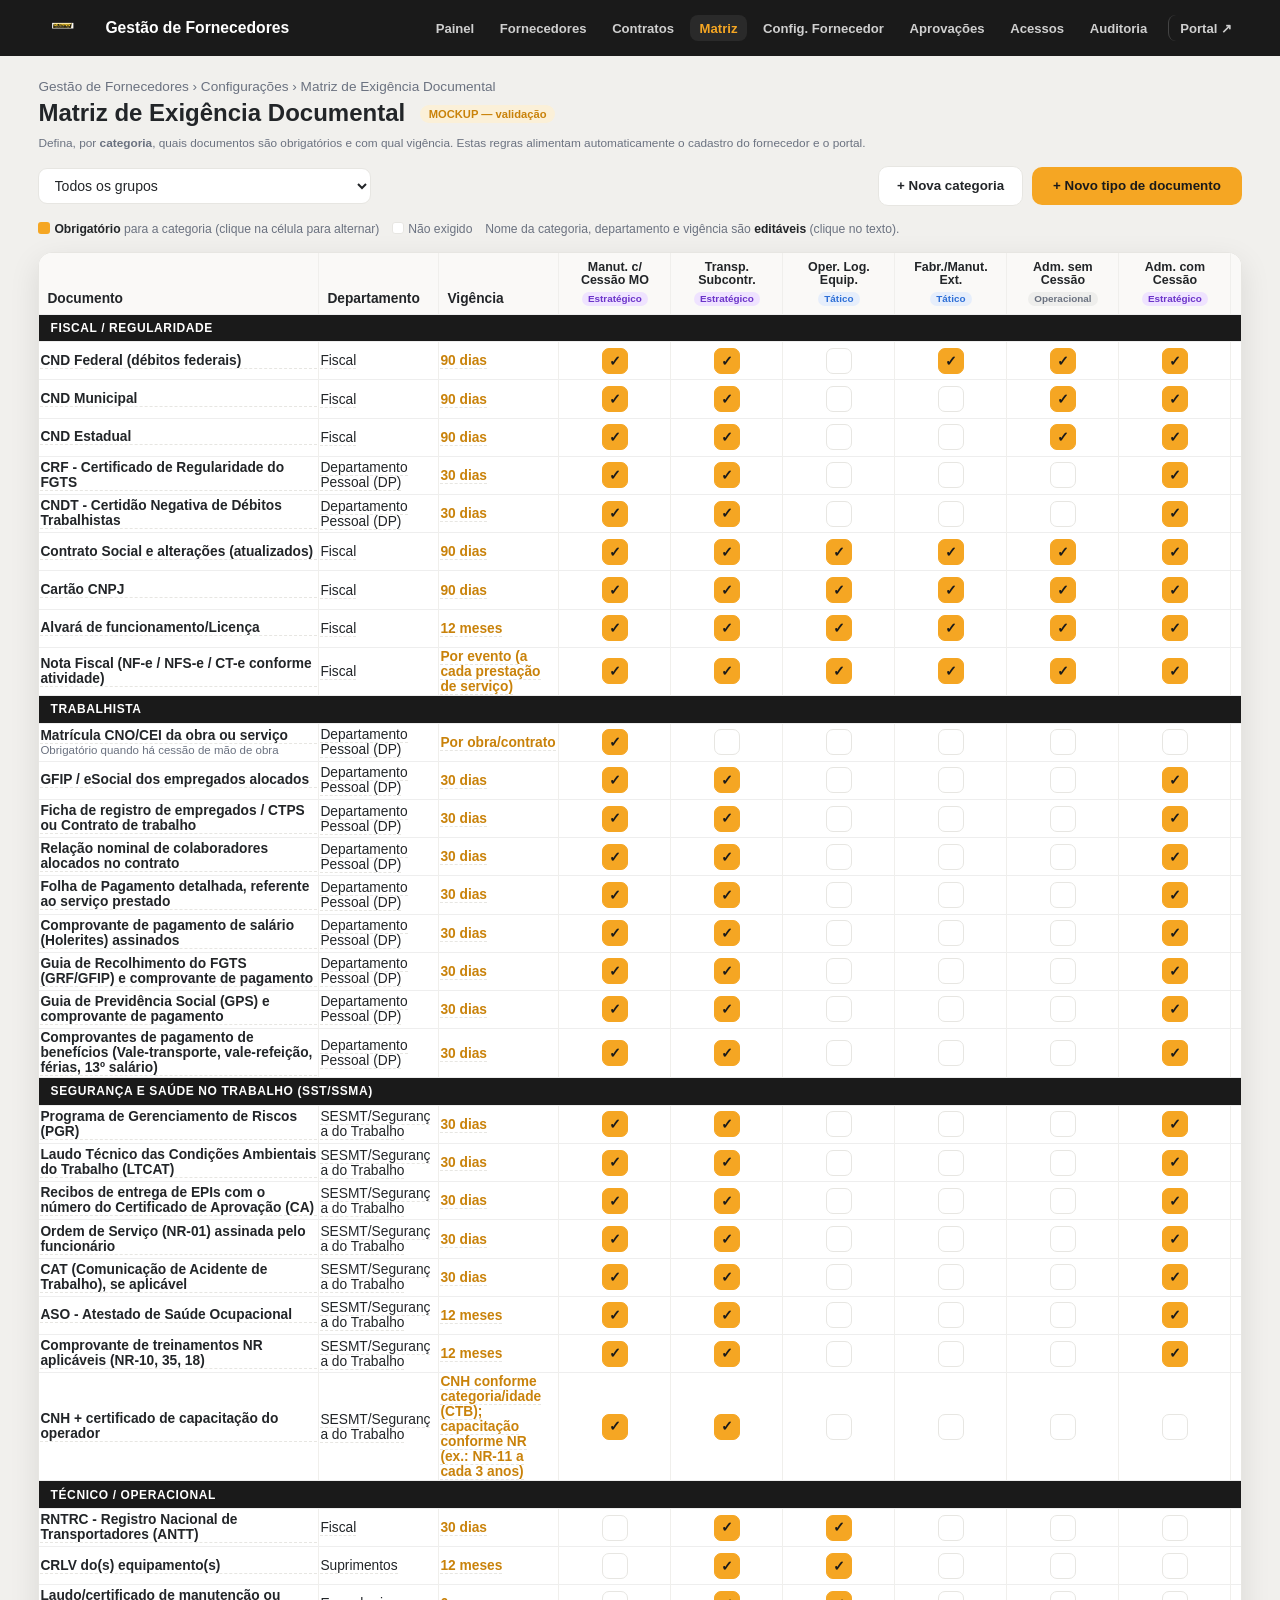
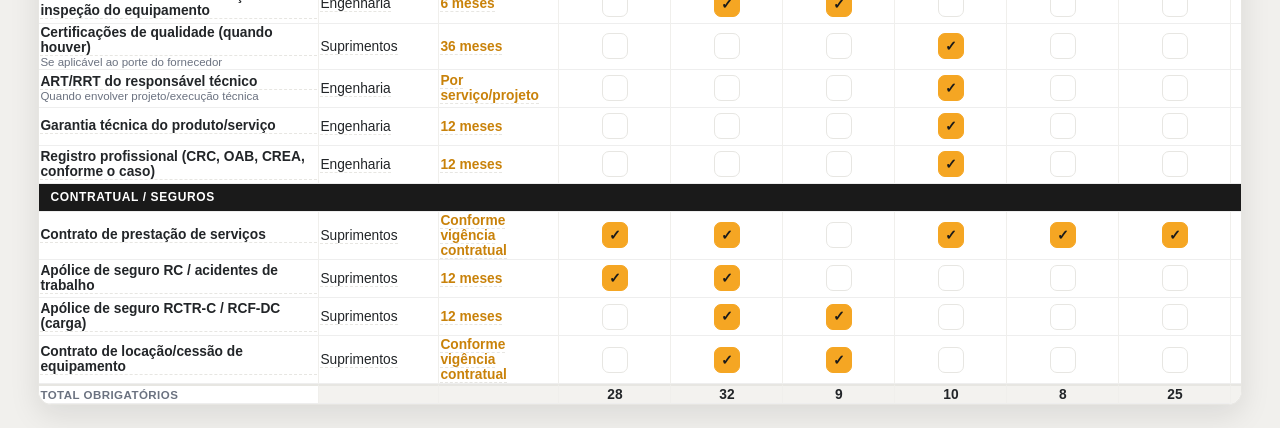
<file: prototipo/matriz.html>
<!DOCTYPE html>
<html lang="pt-BR">
<head>
  <meta charset="UTF-8">
  <meta name="viewport" content="width=device-width, initial-scale=1.0">
  <title>Multitex — Matriz de Exigência (Mockup)</title>
  <link rel="stylesheet" href="estilos.css">
  <link rel="stylesheet" href="cadastro.css">
  <link rel="stylesheet" href="matriz.css">
  <link rel="stylesheet" href="gestao.css">
</head>
<body>
  <div id="chrome"></div>

  <div class="page">
    <div class="crumb">Gestão de Fornecedores › Configurações › Matriz de Exigência Documental</div>
    <h1>Matriz de Exigência Documental <span class="tag">MOCKUP — validação</span></h1>
    <p class="hint" style="margin-top:-.4rem;margin-bottom:1rem">Defina, por <b>categoria</b>, quais documentos são obrigatórios e com qual vigência. Estas regras alimentam automaticamente o cadastro do fornecedor e o portal.</p>

    <div class="mtoolbar">
      <div class="filters">
        <select id="fgrupo"><option value="">Todos os grupos</option></select>
      </div>
      <div class="filters">
        <button class="btn-ghost" id="btnCat">+ Nova categoria</button>
        <button class="btn-primary" id="btnDoc">+ Novo tipo de documento</button>
      </div>
    </div>

    <div class="legend">
      <span><span class="sw" style="background:var(--mtx-amber)"></span><b>Obrigatório</b> para a categoria (clique na célula para alternar)</span>
      <span><span class="sw" style="background:#fff;border:1.5px solid var(--mtx-line)"></span>Não exigido</span>
      <span>Nome da categoria, departamento e vigência são <b>editáveis</b> (clique no texto).</span>
    </div>

    <div class="matrix-wrap"><table class="matrix" id="matrix"></table></div>
  </div>

  <div class="toast" id="toast"></div>
  <div id="modalMount"></div>

  <script src="dados.js"></script>
  <script src="chrome.js"></script>
  <script src="matriz.js"></script>
</body>
</html>
</file>
<file: prototipo/estilos.css>
/* ===== Portal do Fornecedor Multitex — estilos (mockup Fase 1) =====
   Vira styles.ts no porte SPFx (injetado no shadow root). */

:root{
  --mtx-amber:#F5A623;
  --mtx-amber-strong:#E69410;
  --mtx-amber-soft:#FCEBCB;
  --mtx-black:#1A1A1A;
  --mtx-ink:#222528;
  --mtx-muted:#6B7280;
  --mtx-line:#E7E6E2;
  --mtx-bg:#F1F0ED;
  --mtx-panel:#FFFFFF;
  --ok:#1E9E5A; --ok-bg:#E5F5EC;
  --warn:#C9820A; --warn-bg:#FBF0D8;
  --danger:#D14343; --danger-bg:#FBE7E7;
  --info:#2E6FD6; --info-bg:#E6EEFB;
  --neutral:#6B7280; --neutral-bg:#EEEEEC;
  --radius:14px;
  --shadow:0 10px 30px rgba(20,20,20,.10);
  font-family:-apple-system,BlinkMacSystemFont,"Segoe UI",Roboto,Arial,sans-serif;
}
*{box-sizing:border-box}
body{margin:0;background:var(--mtx-bg);color:var(--mtx-ink)}
button{font-family:inherit;cursor:pointer}
.hidden{display:none!important}

/* ---------- Logo ---------- */
.mtx-logo{display:inline-flex;align-items:center;gap:.55rem;font-weight:900;letter-spacing:.5px}
.mtx-logo .badge{background:var(--mtx-black);color:#fff;border-radius:10px;padding:.35rem .7rem;position:relative;display:inline-flex;align-items:center;gap:.1rem;font-size:1.4rem;line-height:1}
.mtx-logo .badge .tx{color:#fff}
.mtx-logo .badge .star{position:absolute;top:-9px;right:-6px;color:var(--mtx-amber);font-size:1rem}
.mtx-logo .badge b{color:var(--mtx-amber)}
.mtx-logo .badge::before{content:none!important}
/* Logo oficial (imagem) */
.mtx-mark{height:52px;width:auto;display:block;object-fit:contain}
.mtx-mark.small{height:34px}
.login-card .mtx-mark{margin:0 auto}
.mtx-logo.small .badge{font-size:1rem;padding:.28rem .55rem;border-radius:8px}
.mtx-tagline{font-size:.62rem;letter-spacing:.16em;color:var(--mtx-muted);font-weight:700;margin-top:.4rem;text-transform:uppercase}

/* ================= LOGIN ================= */
.login-wrap{min-height:100vh;display:grid;grid-template-columns:minmax(0,44%) 1fr}
.login-art{position:relative;overflow:hidden;background:#f4f4f2 url("img/hex.jpg") center/cover no-repeat}
.login-art .sun{position:absolute;left:22%;top:52%;width:230px;height:230px;border-radius:50%;
  background:radial-gradient(circle,#fff7e6 0%,#ffd98a 35%,rgba(245,166,35,0) 70%);filter:blur(2px)}
.login-art .tri{position:absolute;opacity:.92}
.login-art .t1{top:0;left:0;border-left:58vw solid transparent;border-top:34vh solid var(--mtx-amber)}
.login-art .t2{top:0;right:-1px;width:0;height:0;border-right:24vw solid transparent;border-top:26vh solid #ffbf4d;opacity:.6}
.login-art .t3{bottom:0;left:0;border-right:44vw solid transparent;border-bottom:30vh solid #fbe3b0;opacity:.85}
.login-art .rail{position:absolute;left:50%;bottom:0;transform:translateX(-50%);width:60%;height:46%;
  background:repeating-linear-gradient(to top,rgba(40,26,12,.55) 0 6px,transparent 6px 26px);
  -webkit-mask:linear-gradient(to top,#000 40%,transparent);mask:linear-gradient(to top,#000 40%,transparent);
  clip-path:polygon(38% 100%,62% 100%,54% 0,46% 0)}
.login-panel{display:flex;align-items:center;justify-content:center;background:#fbfbf9;padding:2.5rem}
.login-card{width:100%;max-width:420px}
.login-card h1{font-size:2.1rem;margin:1.4rem 0 .3rem;letter-spacing:-.5px}
.login-card .sub{color:var(--mtx-muted);margin:0 0 1.8rem}
.field{margin-bottom:1.1rem}
.field label{display:block;font-weight:700;font-size:.9rem;margin-bottom:.45rem}
.input{display:flex;align-items:center;gap:.6rem;border:1.5px solid var(--mtx-line);border-radius:12px;
  padding:.85rem 1rem;background:#fff;transition:border-color .15s,box-shadow .15s}
.input:focus-within{border-color:var(--mtx-amber);box-shadow:0 0 0 3px var(--mtx-amber-soft)}
.input svg{flex:0 0 auto;color:var(--mtx-amber)}
.input input{border:0;outline:0;width:100%;font-size:1rem;background:transparent;color:var(--mtx-ink)}
.input .eye{background:none;border:0;color:var(--mtx-muted);display:flex}
.forgot{display:block;text-align:right;color:var(--mtx-amber-strong);font-weight:600;font-size:.9rem;
  text-decoration:none;margin:.1rem 0 1.4rem}
.forgot:hover{text-decoration:underline}
.btn-entrar{width:100%;background:var(--mtx-black);color:var(--mtx-amber);border:0;border-radius:12px;
  padding:1rem;font-size:1.05rem;font-weight:800;letter-spacing:.3px;transition:transform .05s,background .15s}
.btn-entrar:hover{background:#000}
.btn-entrar:active{transform:translateY(1px)}
.login-foot{text-align:center;color:var(--mtx-muted);font-size:.8rem;margin-top:2.2rem}
.login-hint{margin-top:1.2rem;font-size:.8rem;color:var(--mtx-muted);background:#fff;border:1px dashed var(--mtx-line);
  border-radius:10px;padding:.6rem .8rem}
.login-hint b{color:var(--mtx-ink)}

/* ================= PORTAL ================= */
.portal{min-height:100vh;display:flex;flex-direction:column}
.topbar{background:var(--mtx-black);color:#fff;display:flex;align-items:center;justify-content:space-between;
  padding:.7rem clamp(1rem,3vw,2.75rem);position:sticky;top:0;z-index:20;flex-wrap:wrap;row-gap:.5rem;column-gap:1rem}
.topbar .left{display:flex;align-items:center;gap:1rem}
.topbar .ttl{font-weight:700;font-size:.98rem;opacity:.95}
.topbar .right{display:flex;align-items:center;gap:.9rem}
.who{text-align:right;line-height:1.15}
.who .nm{font-weight:700;font-size:.9rem}
.who .rl{font-size:.72rem;color:#c9c9c9}
.avatar{width:38px;height:38px;border-radius:50%;background:var(--mtx-amber);color:var(--mtx-black);
  display:flex;align-items:center;justify-content:center;font-weight:800}
.btn-sair{background:transparent;border:1.5px solid #444;color:#fff;border-radius:9px;padding:.45rem .8rem;font-weight:600;font-size:.85rem}
.btn-sair:hover{border-color:var(--mtx-amber);color:var(--mtx-amber)}

.subbar{background:#fff;border-bottom:1px solid var(--mtx-line);padding:.9rem clamp(1rem,3vw,2.75rem);display:flex;
  align-items:center;justify-content:space-between;gap:1rem;flex-wrap:wrap}
.subbar .co{display:flex;align-items:center;gap:.8rem}
.subbar .co .nm{font-size:1.15rem;font-weight:800}
.subbar .meta{color:var(--mtx-muted);font-size:.85rem}
.pill{display:inline-flex;align-items:center;gap:.4rem;padding:.25rem .7rem;border-radius:999px;font-size:.78rem;font-weight:700}
.pill.nivel-Estrategico{background:#efe3ff;color:#6b34c9}
.pill.nivel-Tatico{background:var(--info-bg);color:var(--info)}
.pill.nivel-Operacional{background:var(--neutral-bg);color:var(--neutral)}

.tabs{display:flex;gap:.3rem;padding:0 clamp(1rem,3vw,2.75rem);background:#fff;border-bottom:1px solid var(--mtx-line);
  position:sticky;top:56px;z-index:10;overflow-x:auto}
.tab{border:0;background:transparent;padding:.9rem 1rem;font-weight:700;color:var(--mtx-muted);
  border-bottom:3px solid transparent;white-space:nowrap}
.tab.active{color:var(--mtx-black);border-bottom-color:var(--mtx-amber)}
.tab:hover{color:var(--mtx-ink)}

.content{padding:1.4rem clamp(1rem,3vw,2.75rem);max-width:none;width:100%;margin:0;flex:1}
.section-title{font-size:1.05rem;font-weight:800;margin:.2rem 0 1rem}

/* KPIs */
.kpis{display:grid;grid-template-columns:repeat(auto-fit,minmax(150px,1fr));gap:.9rem;margin-bottom:1.4rem}
.kpi{background:#fff;border:1px solid var(--mtx-line);border-radius:var(--radius);padding:1rem 1.1rem;position:relative;overflow:hidden}
.kpi .n{font-size:2rem;font-weight:900;line-height:1}
.kpi .l{color:var(--mtx-muted);font-size:.82rem;margin-top:.3rem;font-weight:600}
.kpi .bar{position:absolute;left:0;top:0;bottom:0;width:5px}
.kpi.ok .bar{background:var(--ok)} .kpi.ok .n{color:var(--ok)}
.kpi.warn .bar{background:var(--warn)} .kpi.warn .n{color:var(--warn)}
.kpi.danger .bar{background:var(--danger)} .kpi.danger .n{color:var(--danger)}
.kpi.info .bar{background:var(--info)} .kpi.info .n{color:var(--info)}
.kpi.neutral .bar{background:var(--neutral)} .kpi.neutral .n{color:var(--neutral)}

.card{background:#fff;border:1px solid var(--mtx-line);border-radius:var(--radius);box-shadow:var(--shadow);overflow:hidden}
.card + .card{margin-top:1.2rem}
.card .hd{padding:1rem 1.2rem;border-bottom:1px solid var(--mtx-line);display:flex;align-items:center;justify-content:space-between;gap:1rem;flex-wrap:wrap}
.card .hd h3{margin:0;font-size:1rem}
.card .bd{padding:0}

/* Conformidade */
.conf{display:flex;align-items:center;gap:1rem;padding:1.1rem 1.2rem}
.conf .ring{--p:0;width:74px;height:74px;border-radius:50%;flex:0 0 auto;
  background:conic-gradient(var(--ok) calc(var(--p)*1%),var(--mtx-line) 0);display:flex;align-items:center;justify-content:center}
.conf .ring::after{content:attr(data-p);width:56px;height:56px;background:#fff;border-radius:50%;
  display:flex;align-items:center;justify-content:center;font-weight:800;color:var(--mtx-ink)}
.conf .txt small{color:var(--mtx-muted)}

/* Filtros */
.filters{display:flex;gap:.6rem;flex-wrap:wrap;align-items:center}
.filters select,.filters input{border:1.5px solid var(--mtx-line);border-radius:9px;padding:.5rem .7rem;font-size:.88rem;background:#fff;color:var(--mtx-ink)}
.filters input{min-width:200px}

/* Tabela */
.tbl{width:100%;border-collapse:collapse;font-size:.9rem}
.tbl th{ text-align:left;padding:.7rem 1.2rem;color:var(--mtx-muted);font-size:.75rem;text-transform:uppercase;letter-spacing:.04em;background:#faf9f7;border-bottom:1px solid var(--mtx-line)}
.tbl td{padding:.75rem 1.2rem;border-bottom:1px solid #f0efec;vertical-align:middle}
.tbl tr:hover td{background:#fcfbf9}
.tbl .doc{font-weight:600}
.tbl .obs{color:var(--mtx-muted);font-size:.78rem;margin-top:.15rem}
.grp-row td{background:var(--mtx-black);color:#fff;font-weight:800;font-size:.82rem;text-transform:uppercase;letter-spacing:.05em;padding:.5rem 1.2rem}
.badge{display:inline-flex;align-items:center;gap:.35rem;padding:.2rem .6rem;border-radius:999px;font-size:.76rem;font-weight:700}
.badge::before{content:"";width:7px;height:7px;border-radius:50%;background:currentColor}
.b-ok{color:var(--ok);background:var(--ok-bg)}
.b-warn{color:var(--warn);background:var(--warn-bg)}
.b-danger{color:var(--danger);background:var(--danger-bg)}
.b-info{color:var(--info);background:var(--info-bg)}
.b-neutral{color:var(--neutral);background:var(--neutral-bg)}
.act{display:inline-flex;gap:.4rem}
.btn-sm{border:1.5px solid var(--mtx-line);background:#fff;border-radius:8px;padding:.35rem .65rem;font-size:.8rem;font-weight:700;color:var(--mtx-ink)}
.btn-sm.primary{background:var(--mtx-amber);border-color:var(--mtx-amber);color:var(--mtx-black)}
.btn-sm.primary:hover{background:var(--mtx-amber-strong);border-color:var(--mtx-amber-strong)}
.btn-sm:hover{border-color:var(--mtx-muted)}

/* Meus dados */
.grid2{display:grid;grid-template-columns:repeat(auto-fit,minmax(220px,1fr));gap:1px;background:var(--mtx-line)}
.dl{background:#fff;padding:.9rem 1.2rem}
.dl dt{color:var(--mtx-muted);font-size:.75rem;text-transform:uppercase;letter-spacing:.04em}
.dl dd{margin:.2rem 0 0;font-weight:600;font-size:.98rem}

/* NF */
.nf-actions{padding:1.1rem 1.2rem;display:flex;gap:.8rem;align-items:center;flex-wrap:wrap;background:#fffdf8}
.btn-amber{background:var(--mtx-amber);color:var(--mtx-black);border:0;border-radius:10px;padding:.7rem 1.1rem;font-weight:800}
.btn-amber:hover{background:var(--mtx-amber-strong)}

.foot{padding:1.2rem;text-align:center;color:var(--mtx-muted);font-size:.8rem}
.mock-tag{position:fixed;right:12px;bottom:12px;background:var(--mtx-black);color:var(--mtx-amber);
  font-size:.72rem;font-weight:700;padding:.4rem .7rem;border-radius:999px;opacity:.85;z-index:50}

@media(max-width:760px){
  .login-wrap{grid-template-columns:1fr}
  .login-art{min-height:180px}
}
@media(max-width:520px){
  .topbar{padding:.6rem .9rem}
  .topbar .left{gap:.5rem}
  .topbar .ttl{font-size:.9rem}
  .who .rl{display:none}
  .content,.subbar,.tabs{padding-left:.9rem;padding-right:.9rem}
}
</file>
<file: prototipo/cadastro.css>
/* ===== Cadastro de Fornecedor (app de gestão) — estilos (mockup Fase 1) =====
   Usa as variáveis e o base de estilos.css (carregar estilos.css antes). */

.gestao-top{background:var(--mtx-black);color:#fff;display:flex;align-items:center;justify-content:space-between;padding:.7rem clamp(1rem,3vw,2.75rem);position:sticky;top:0;z-index:20}
.gestao-top .left{display:flex;align-items:center;gap:1rem}
.gestao-top .ttl{font-weight:700;font-size:.98rem}
.gestao-top .nav{display:flex;gap:.4rem}
.gestao-top .nav a{color:#cfcfcf;text-decoration:none;font-weight:600;font-size:.85rem;padding:.4rem .7rem;border-radius:8px}
.gestao-top .nav a.on,.gestao-top .nav a:hover{background:#2a2a2a;color:var(--mtx-amber)}

.page{max-width:none;width:100%;margin:0;padding:1.4rem clamp(1rem,3vw,2.75rem)}
.crumb{color:var(--mtx-muted);font-size:.85rem;margin-bottom:.3rem}
.page h1{font-size:1.5rem;margin:.1rem 0 1rem}
.page h1 .tag{font-size:.7rem;vertical-align:middle;background:var(--warn-bg);color:var(--warn);padding:.2rem .55rem;border-radius:999px;font-weight:800;margin-left:.5rem}

/* Stepper de aprovação */
.stepper{display:flex;gap:.4rem;flex-wrap:wrap;margin-bottom:1.4rem}
.step{flex:1;min-width:150px;background:#fff;border:1px solid var(--mtx-line);border-radius:12px;padding:.7rem .9rem;position:relative}
.step .k{font-size:.72rem;color:var(--mtx-muted);font-weight:700;text-transform:uppercase;letter-spacing:.04em}
.step .v{font-weight:800;margin-top:.15rem}
.step.done{border-color:var(--ok);background:var(--ok-bg)} .step.done .v{color:var(--ok)}
.step.current{border-color:var(--mtx-amber);box-shadow:0 0 0 3px var(--mtx-amber-soft)}
.step.current .v{color:var(--mtx-amber-strong)}

.form-card{background:#fff;border:1px solid var(--mtx-line);border-radius:var(--radius);box-shadow:var(--shadow);margin-bottom:1.2rem;overflow:hidden}
.form-card > .hd{padding:.9rem 1.2rem;border-bottom:1px solid var(--mtx-line);display:flex;align-items:center;gap:.6rem;justify-content:space-between;flex-wrap:wrap}
.form-card > .hd h3{margin:0;font-size:1rem;display:flex;align-items:center;gap:.5rem}
.form-card > .hd .num{width:24px;height:24px;border-radius:50%;background:var(--mtx-black);color:var(--mtx-amber);display:inline-flex;align-items:center;justify-content:center;font-size:.8rem;font-weight:800}
.origem{font-size:.72rem;font-weight:700;padding:.2rem .55rem;border-radius:999px}
.origem.totvs{background:#eae6ff;color:#6b34c9}
.origem.o365{background:var(--info-bg);color:var(--info)}

.grid{display:grid;grid-template-columns:repeat(12,1fr);gap:1rem;padding:1.2rem}
.fld{display:flex;flex-direction:column;gap:.35rem}
.c2{grid-column:span 2}.c3{grid-column:span 3}.c4{grid-column:span 4}.c5{grid-column:span 5}
.c6{grid-column:span 6}.c7{grid-column:span 7}.c8{grid-column:span 8}.c12{grid-column:span 12}
.fld label{font-size:.8rem;font-weight:700;color:var(--mtx-ink)}
.fld label .req{color:var(--danger)}
.fld label .ro{font-size:.66rem;font-weight:700;color:#6b34c9;background:#eae6ff;padding:.05rem .4rem;border-radius:999px;margin-left:.3rem}
.fld input,.fld select{border:1.5px solid var(--mtx-line);border-radius:10px;padding:.6rem .7rem;font-size:.92rem;background:#fff;color:var(--mtx-ink);font-family:inherit}
.fld input:focus,.fld select:focus{outline:0;border-color:var(--mtx-amber);box-shadow:0 0 0 3px var(--mtx-amber-soft)}
.fld input[readonly]{background:#f6f5f2;color:#555}
.fld.with-btn{position:relative}
.inline-btn{display:flex;gap:.5rem}
.inline-btn input,.inline-btn select{flex:1}
.btn-busca{background:var(--mtx-black);color:var(--mtx-amber);border:0;border-radius:10px;padding:0 .9rem;font-weight:800;font-size:.85rem;white-space:nowrap}
.btn-busca:hover{background:#000}
.hint{font-size:.74rem;color:var(--mtx-muted)}

/* Painel condicional de documentos exigidos */
.reqbox{padding:1.2rem}
.reqbox .empty{color:var(--mtx-muted);text-align:center;padding:1.5rem;border:1px dashed var(--mtx-line);border-radius:12px}
.reqhead{display:flex;align-items:center;justify-content:space-between;gap:1rem;flex-wrap:wrap;margin-bottom:.8rem}
.reqhead .count{font-weight:800}
.reqgrp{margin-bottom:.9rem}
.reqgrp .gt{font-size:.75rem;font-weight:800;text-transform:uppercase;letter-spacing:.05em;color:#fff;background:var(--mtx-black);border-radius:8px;padding:.3rem .6rem;display:inline-block;margin-bottom:.4rem}
.reqitem{display:flex;align-items:center;justify-content:space-between;gap:1rem;padding:.5rem .7rem;border:1px solid var(--mtx-line);border-radius:9px;margin-bottom:.35rem}
.reqitem .nm{font-weight:600;font-size:.9rem}
.reqitem .mt{font-size:.75rem;color:var(--mtx-muted)}
.reqitem .vig{font-size:.75rem;font-weight:800;color:var(--warn);background:var(--warn-bg);padding:.2rem .5rem;border-radius:999px;white-space:nowrap}

.actions{display:flex;gap:.8rem;justify-content:flex-end;flex-wrap:wrap;margin-top:.4rem}
.btn-ghost{background:#fff;border:1.5px solid var(--mtx-line);color:var(--mtx-ink);border-radius:10px;padding:.7rem 1.1rem;font-weight:700}
.btn-ghost:hover{border-color:var(--mtx-muted)}
.btn-primary{background:var(--mtx-amber);color:var(--mtx-black);border:0;border-radius:10px;padding:.7rem 1.3rem;font-weight:800}
.btn-primary:hover{background:var(--mtx-amber-strong)}

.toast{position:fixed;left:50%;bottom:26px;transform:translateX(-50%) translateY(20px);background:var(--mtx-black);color:#fff;padding:.7rem 1.1rem;border-radius:10px;font-size:.9rem;opacity:0;transition:.25s;z-index:60;box-shadow:var(--shadow)}
.toast.show{opacity:1;transform:translateX(-50%) translateY(0)}
.toast b{color:var(--mtx-amber)}

@media(max-width:760px){.grid{grid-template-columns:repeat(4,1fr)}.c2,.c3,.c4,.c5,.c6,.c7,.c8{grid-column:span 4}}
</file>
<file: prototipo/gestao.css>
/* ===== Componentes compartilhados do app de Gestão (mockup) =====
   Carregar depois de estilos.css e cadastro.css. */

.gestao-top{flex-wrap:wrap;row-gap:.4rem}
.gestao-top .nav{flex-wrap:nowrap;overflow-x:auto;max-width:100%;min-width:0;justify-content:flex-end;scrollbar-width:none}
.gestao-top .nav::-webkit-scrollbar{display:none}
.gestao-top .nav a{font-size:.82rem;padding:.35rem .6rem;white-space:nowrap;flex:0 0 auto}

/* tabelas largas rolam dentro do card, sem quebrar a página */
.card > .bd{overflow-x:auto}

.subtitle{color:var(--mtx-muted);margin:-.4rem 0 1.2rem;font-size:.92rem}

/* Toolbar de listas */
.list-toolbar{display:flex;align-items:center;justify-content:space-between;gap:1rem;flex-wrap:wrap;margin-bottom:1rem}
.list-toolbar .filters{display:flex;gap:.5rem;flex-wrap:wrap;align-items:center}
.list-toolbar select,.list-toolbar input{border:1.5px solid var(--mtx-line);border-radius:9px;padding:.5rem .7rem;font-size:.88rem;background:#fff;font-family:inherit}

/* KPI clicável / genérico já vem de estilos.css (.kpis/.kpi) */

/* Hub */
.hub-hero{background:linear-gradient(120deg,#1a1a1a 0%,#2a2a2a 60%,#3a2a10 100%);color:#fff;border-radius:16px;padding:1.6rem 1.8rem;margin-bottom:1.6rem;position:relative;overflow:hidden}
.hub-hero .star{position:absolute;right:-10px;top:-10px;color:var(--mtx-amber);font-size:8rem;opacity:.12}
.hub-hero h1{margin:.2rem 0;font-size:1.8rem}
.hub-hero p{margin:.2rem 0 0;color:#d9d9d9;max-width:640px}
.hub-hero .tag{display:inline-block;background:var(--mtx-amber);color:#1a1a1a;font-weight:800;font-size:.72rem;padding:.2rem .6rem;border-radius:999px}
.hub-sec{font-size:.8rem;font-weight:800;text-transform:uppercase;letter-spacing:.06em;color:var(--mtx-muted);margin:1.4rem 0 .7rem}
.hub-grid{display:grid;grid-template-columns:repeat(auto-fill,minmax(250px,1fr));gap:.9rem}
.hub-card{display:block;text-decoration:none;color:inherit;background:#fff;border:1px solid var(--mtx-line);border-radius:14px;padding:1.1rem;transition:.15s;box-shadow:var(--shadow)}
.hub-card:hover{transform:translateY(-2px);border-color:var(--mtx-amber)}
.hub-card .ic{width:40px;height:40px;border-radius:10px;background:var(--mtx-amber-soft);display:flex;align-items:center;justify-content:center;font-size:1.2rem;margin-bottom:.7rem}
.hub-card h3{margin:0 0 .3rem;font-size:1rem}
.hub-card p{margin:0;color:var(--mtx-muted);font-size:.84rem;line-height:1.35}
.hub-card .st{display:inline-block;margin-top:.6rem;font-size:.72rem;font-weight:800;color:var(--ok);background:var(--ok-bg);padding:.12rem .5rem;border-radius:999px}

/* Timeline (auditoria) */
.timeline{position:relative;margin:.5rem 0 0;padding-left:1.4rem}
.timeline::before{content:"";position:absolute;left:6px;top:4px;bottom:4px;width:2px;background:var(--mtx-line)}
.tl-item{position:relative;padding:.5rem 0 .9rem}
.tl-item::before{content:"";position:absolute;left:-1.4rem;top:.75rem;width:12px;height:12px;border-radius:50%;background:#fff;border:3px solid var(--mtx-amber)}
.tl-item.ok::before{border-color:var(--ok)} .tl-item.no::before{border-color:var(--danger)}
.tl-when{font-size:.76rem;color:var(--mtx-muted)}
.tl-what{font-weight:600;margin-top:.1rem}
.tl-what b{color:var(--mtx-ink)}
.tl-meta{font-size:.8rem;color:var(--mtx-muted);margin-top:.1rem}

/* Escopo de acesso */
.scope{display:inline-flex;align-items:center;gap:.35rem;padding:.2rem .6rem;border-radius:999px;font-size:.76rem;font-weight:700}
.scope.total{background:#efe3ff;color:#6b34c9}
.scope.cc{background:var(--info-bg);color:var(--info)}
.scope.op{background:var(--neutral-bg);color:var(--neutral)}

/* Barrinha de conformidade em linha */
.mini-bar{height:8px;border-radius:999px;background:var(--mtx-line);overflow:hidden;min-width:90px}
.mini-bar > i{display:block;height:100%;background:var(--ok)}
.mini-bar.warn > i{background:var(--warn)} .mini-bar.danger > i{background:var(--danger)}

/* Botões de linha aprovar/recusar */
.btn-ok{background:var(--ok);color:#fff;border:0;border-radius:8px;padding:.4rem .7rem;font-weight:700;font-size:.8rem;cursor:pointer}
.btn-no{background:#fff;color:var(--danger);border:1.5px solid var(--danger);border-radius:8px;padding:.4rem .7rem;font-weight:700;font-size:.8rem;cursor:pointer}
.btn-ok:hover{filter:brightness(1.05)} .btn-no:hover{background:var(--danger-bg)}

.two-col{display:grid;grid-template-columns:1fr 1fr;gap:1.2rem}
@media(max-width:820px){
  .two-col{grid-template-columns:1fr}
  .gestao-top .nav{flex:1 1 100%;justify-content:flex-start;border-top:1px solid #333;padding-top:.4rem;margin-top:.2rem}
}
</file>
<file: prototipo/matriz.css>
/* ===== Gestão da Matriz de Exigência — estilos (mockup Fase 1) =====
   Usa estilos.css (base/variáveis) e cadastro.css (chrome .gestao-top/.page/.toast/botões). */

.mtoolbar{display:flex;align-items:center;justify-content:space-between;gap:1rem;flex-wrap:wrap;margin-bottom:1rem}
.mtoolbar .filters{display:flex;gap:.6rem;flex-wrap:wrap;align-items:center}
.mtoolbar select{border:1.5px solid var(--mtx-line);border-radius:9px;padding:.5rem .7rem;font-size:.88rem;background:#fff}
.legend{display:flex;gap:.8rem;flex-wrap:wrap;font-size:.76rem;color:var(--mtx-muted);margin:.2rem 0 1rem}
.legend b{color:var(--mtx-ink)}
.legend .sw{display:inline-block;width:12px;height:12px;border-radius:3px;vertical-align:-1px;margin-right:.25rem}

.matrix-wrap{overflow-x:auto;border:1px solid var(--mtx-line);border-radius:var(--radius);background:#fff;box-shadow:var(--shadow)}
table.matrix{border-collapse:separate;border-spacing:0;width:100%;font-size:.86rem}
table.matrix th,table.matrix td{border-bottom:1px solid #eee;border-right:1px solid #f0efec}
table.matrix thead th{position:sticky;top:0;background:#faf9f7;z-index:5;padding:.5rem .5rem;vertical-align:bottom}
table.matrix th.doc-h,table.matrix td.doc-c{position:sticky;left:0;background:#fff;z-index:4;text-align:left;min-width:280px;max-width:320px}
table.matrix thead th.doc-h{z-index:6;background:#faf9f7}
table.matrix th.info-h,table.matrix td.info-c{min-width:120px;max-width:150px;text-align:left;white-space:normal;word-break:break-word}
.cat-h{min-width:112px;max-width:120px;text-align:center;cursor:default}
.cat-h .cn{font-weight:800;font-size:.78rem;line-height:1.1;display:block;outline:none}
.cat-h .cn[contenteditable]:focus{background:#fff;box-shadow:0 0 0 2px var(--mtx-amber-soft);border-radius:4px}
.nivmini{display:inline-block;margin-top:.25rem;font-size:.62rem;font-weight:800;padding:.08rem .4rem;border-radius:999px}
.nivmini.Estrategico{background:#efe3ff;color:#6b34c9}
.nivmini.Tatico{background:var(--info-bg);color:var(--info)}
.nivmini.Operacional{background:var(--neutral-bg);color:var(--neutral)}

.grp-h td{background:var(--mtx-black);color:#fff;font-weight:800;font-size:.75rem;text-transform:uppercase;letter-spacing:.05em;padding:.4rem .7rem;position:sticky;left:0}
.doc-c .dn{font-weight:600}
.doc-c .obs{color:var(--mtx-muted);font-size:.72rem}
.edit{border-bottom:1px dashed var(--mtx-line);cursor:text;outline:none}
.edit:focus{background:#fffdf5;box-shadow:0 0 0 2px var(--mtx-amber-soft);border-radius:3px;border-bottom-color:transparent}
.info-c{color:var(--mtx-ink)}
.vig-c{white-space:normal;color:var(--warn);font-weight:700}

.cell{text-align:center;padding:.35rem}
.tgl{width:26px;height:26px;border-radius:7px;border:1.5px solid var(--mtx-line);background:#fff;color:transparent;font-weight:900;font-size:.9rem;line-height:1;cursor:pointer;transition:.12s}
.tgl:hover{border-color:var(--mtx-amber)}
.tgl.on{background:var(--mtx-amber);border-color:var(--mtx-amber);color:var(--mtx-black)}
.tot-r td{position:sticky;bottom:0;background:#f3f2ef;font-weight:800;text-align:center;border-top:2px solid var(--mtx-line)}
.tot-r td.doc-c{text-align:right;padding-right:.8rem;color:var(--mtx-muted);text-transform:uppercase;font-size:.72rem;letter-spacing:.04em}

.row-actions{display:flex;gap:.3rem}
.icon-btn{border:0;background:transparent;color:var(--mtx-muted);cursor:pointer;font-size:.9rem;padding:.15rem .3rem;border-radius:6px}
.icon-btn:hover{background:#f0efec;color:var(--danger)}

/* Modal novo tipo de documento */
.modal-bg{position:fixed;inset:0;background:rgba(20,20,20,.45);display:flex;align-items:center;justify-content:center;z-index:70;padding:1rem}
.modal{background:#fff;border-radius:var(--radius);max-width:560px;width:100%;box-shadow:var(--shadow);overflow:hidden}
.modal .hd{padding:1rem 1.2rem;border-bottom:1px solid var(--mtx-line);font-weight:800}
.modal .bd{padding:1.2rem;display:grid;grid-template-columns:1fr 1fr;gap:1rem}
.modal .bd .full{grid-column:1/3}
.modal .bd label{font-size:.8rem;font-weight:700;display:block;margin-bottom:.3rem}
.modal .bd input,.modal .bd select{width:100%;border:1.5px solid var(--mtx-line);border-radius:9px;padding:.55rem .7rem;font-size:.9rem;font-family:inherit}
.modal .cats{grid-column:1/3;display:flex;gap:.5rem;flex-wrap:wrap}
.modal .cats label{display:flex;align-items:center;gap:.35rem;font-weight:600;font-size:.8rem;background:#f6f5f2;padding:.35rem .6rem;border-radius:999px;cursor:pointer;margin:0}
.modal .ft{padding:1rem 1.2rem;border-top:1px solid var(--mtx-line);display:flex;justify-content:flex-end;gap:.6rem}
</file>
